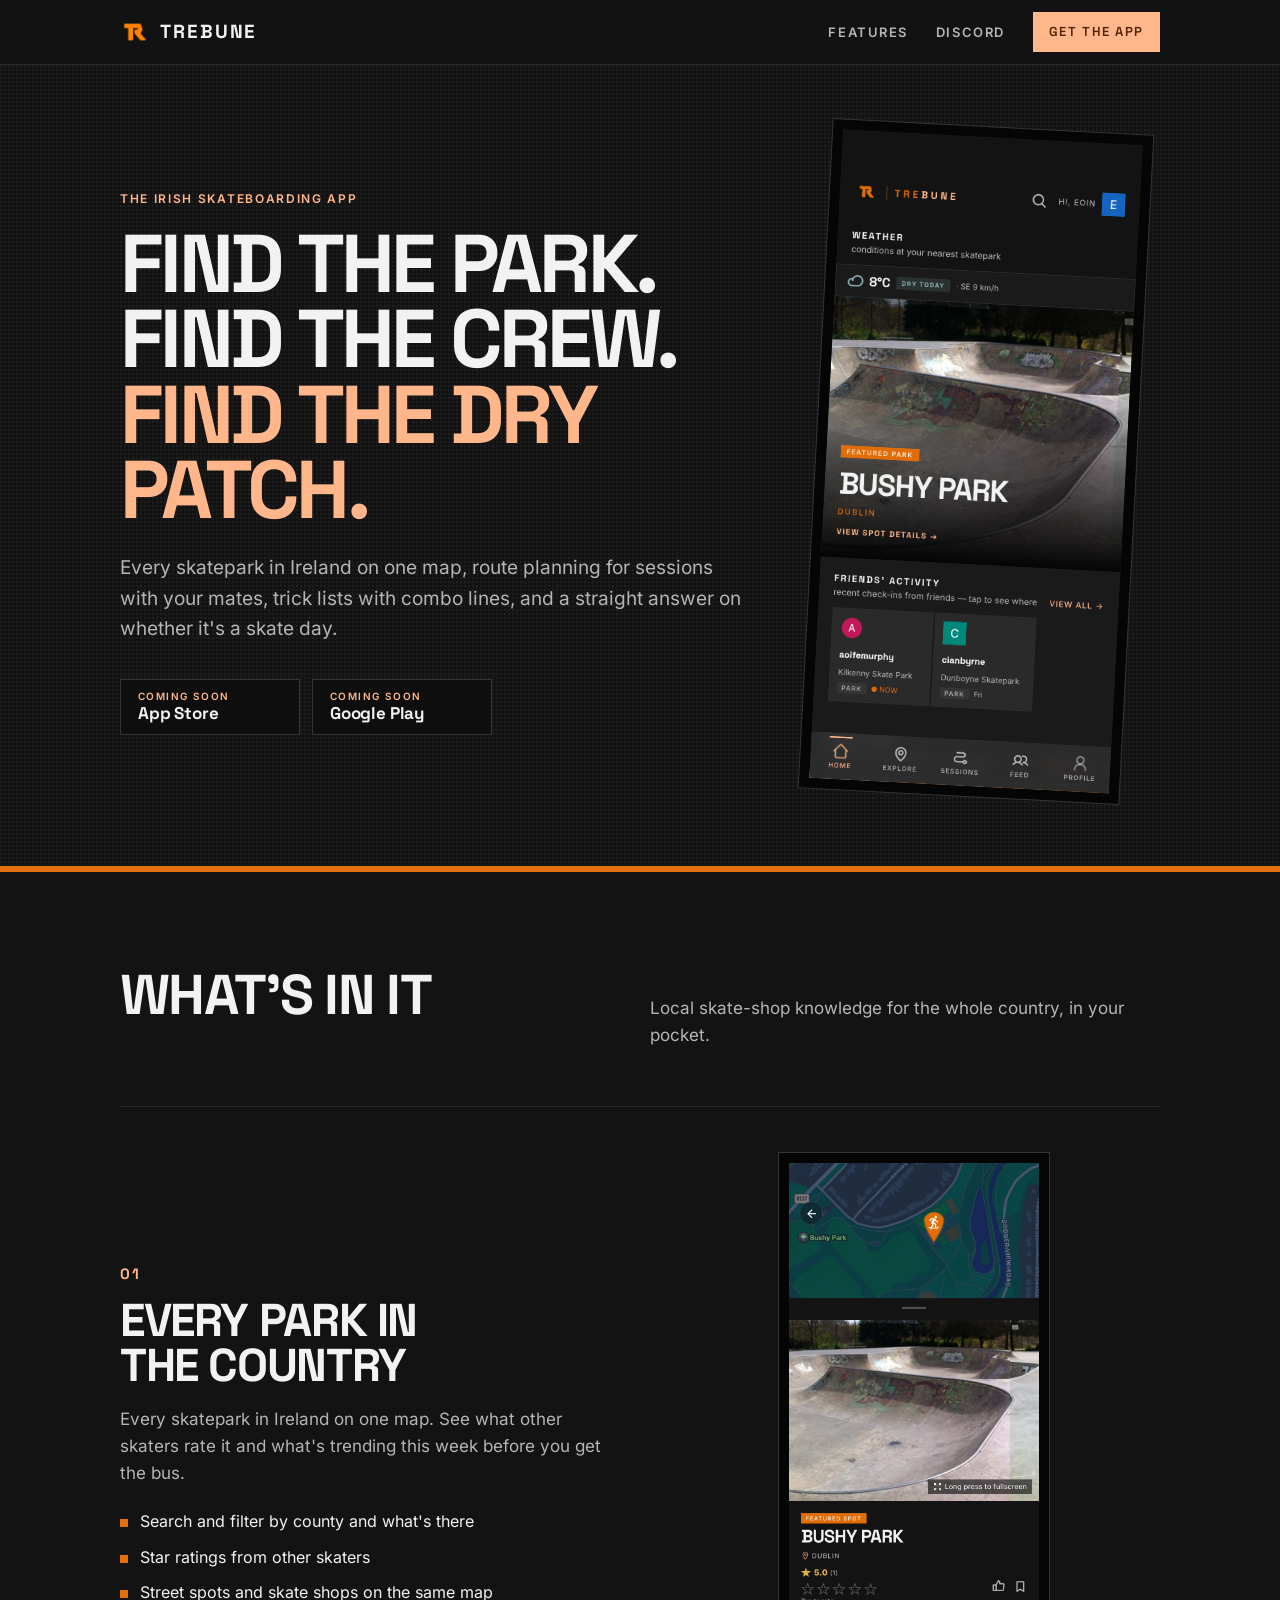
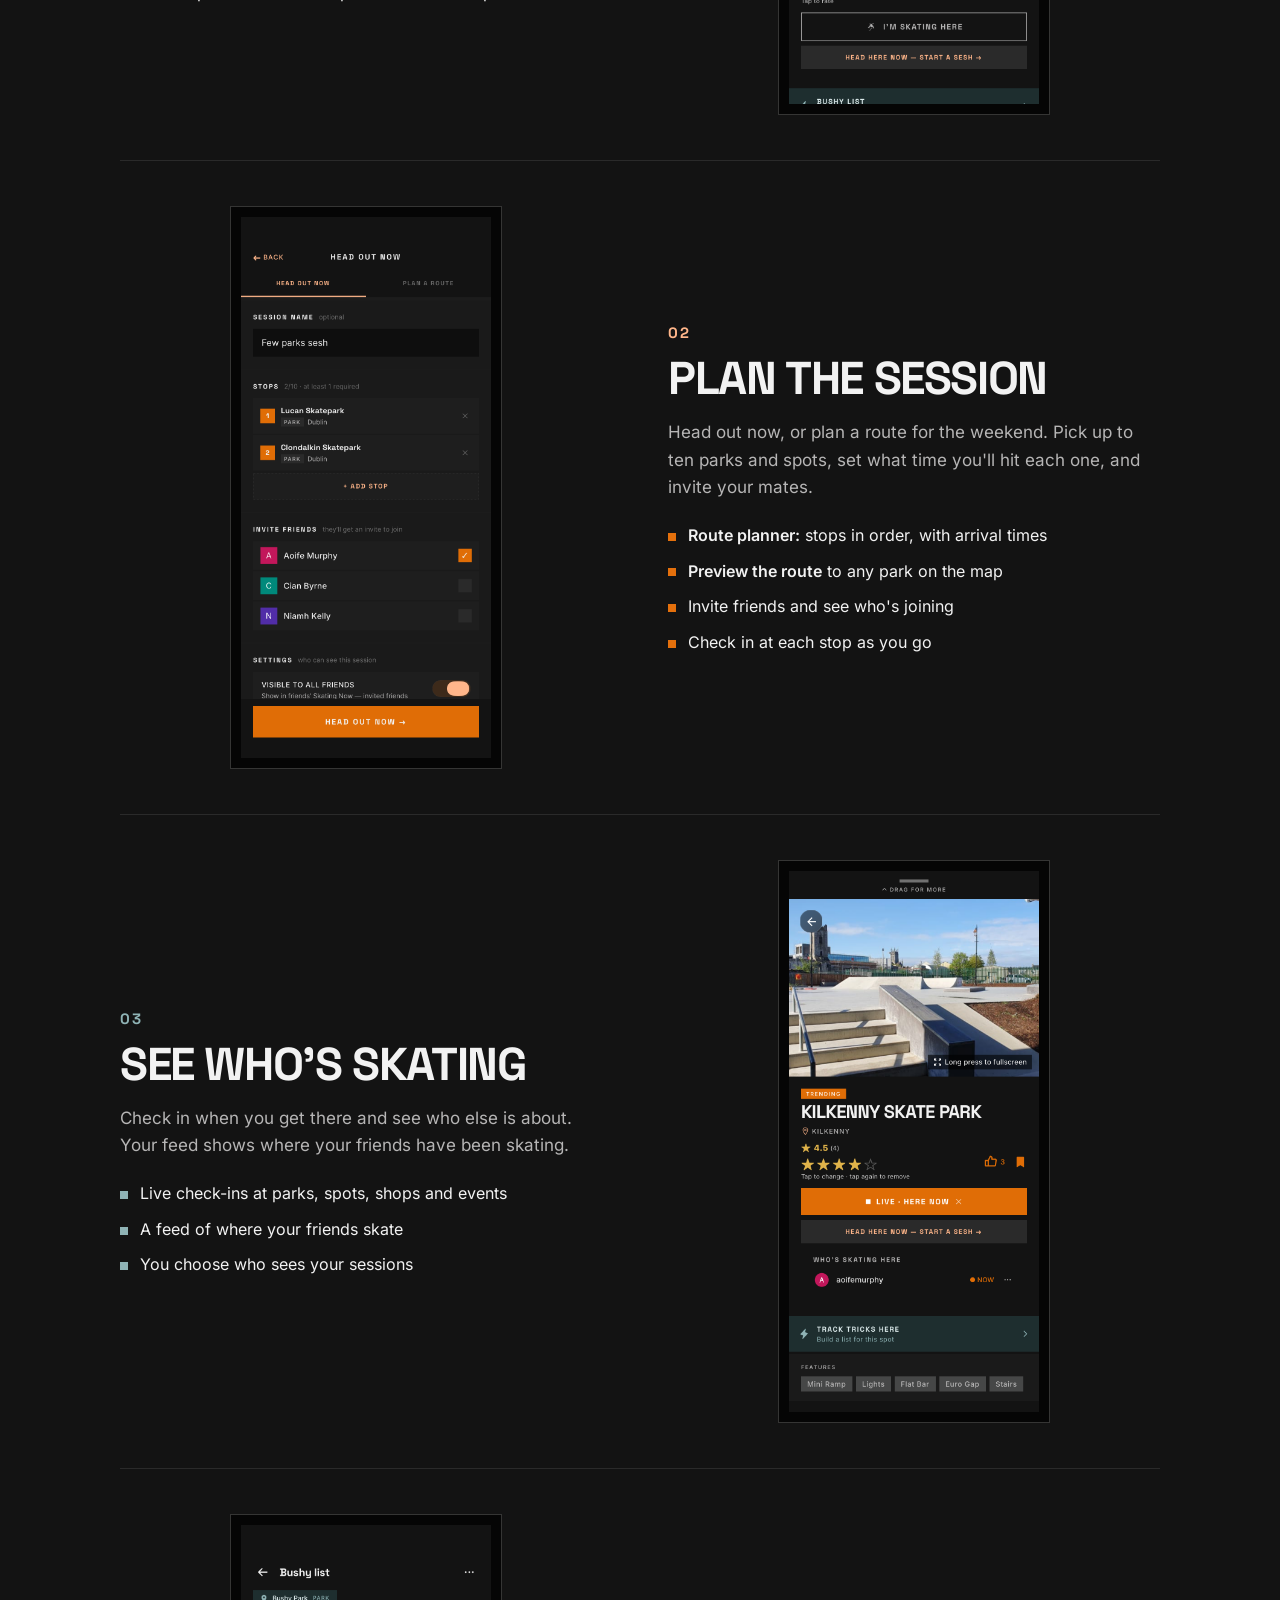
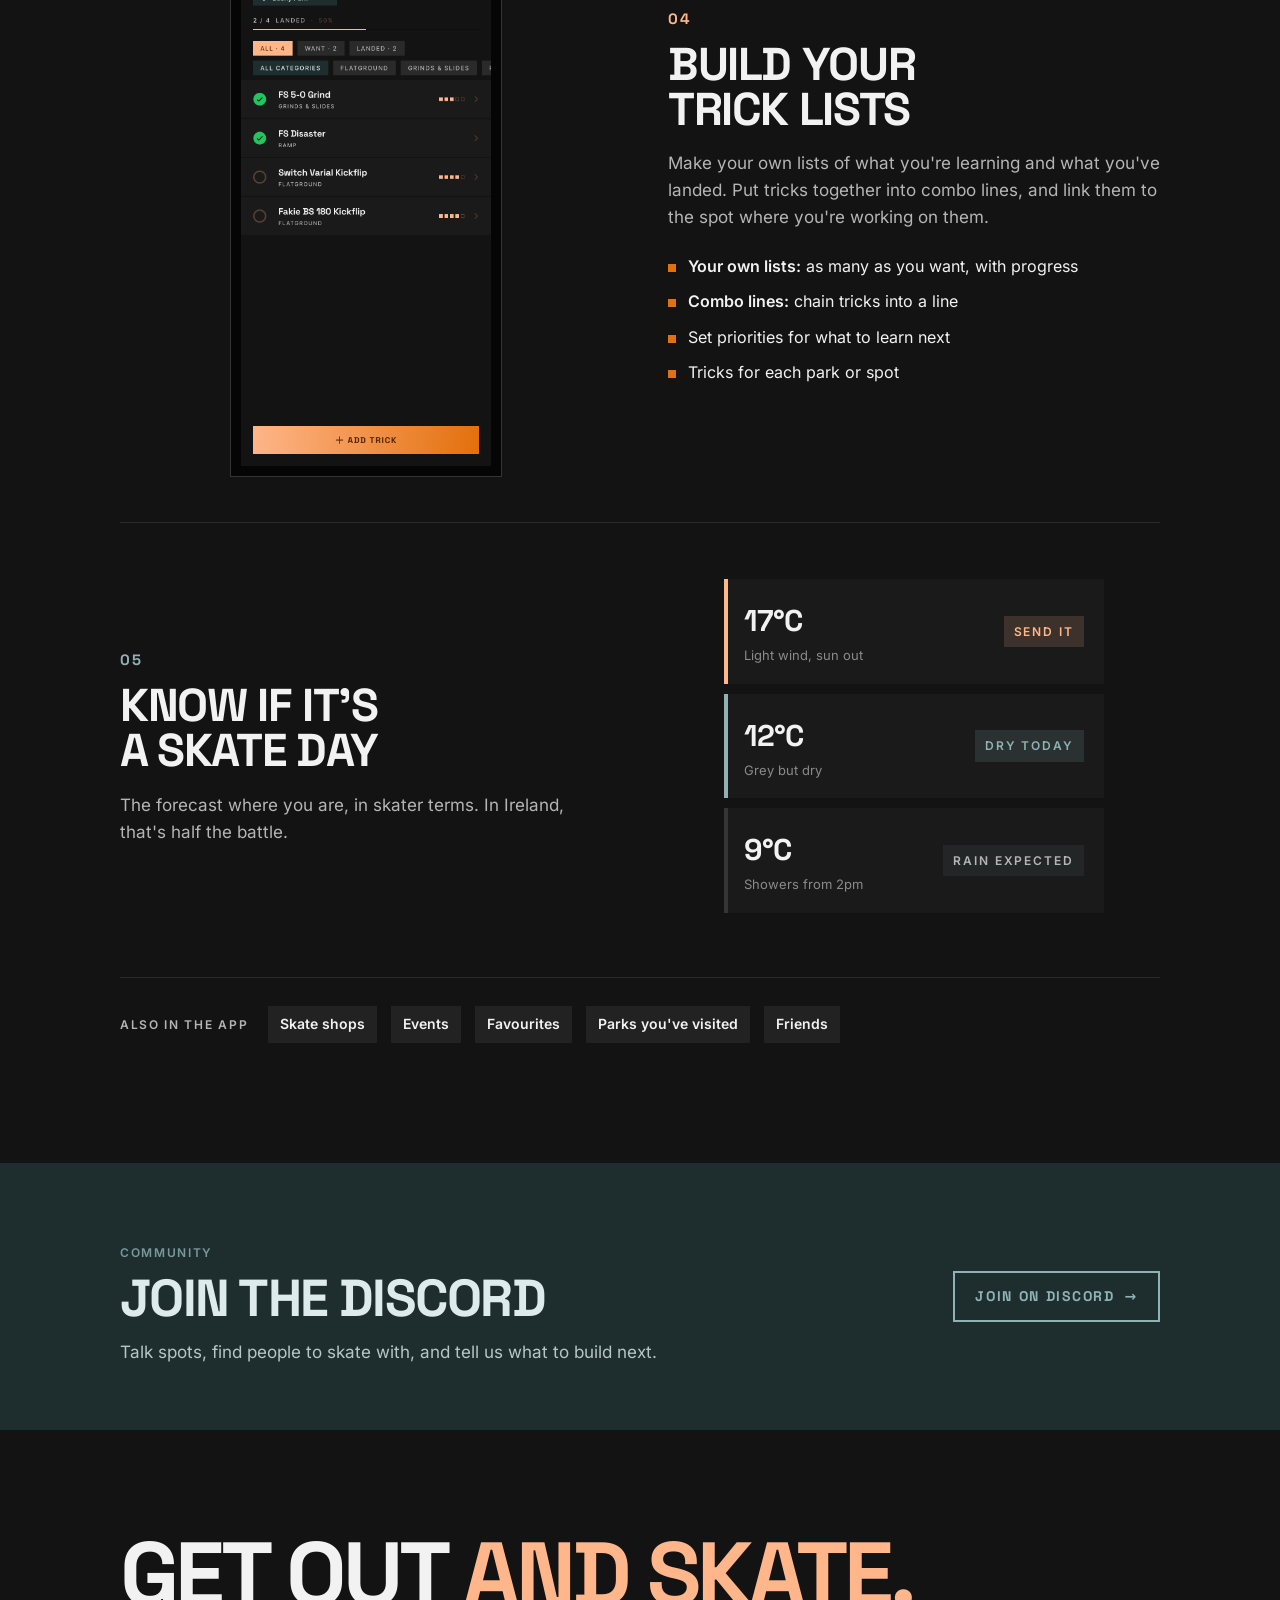
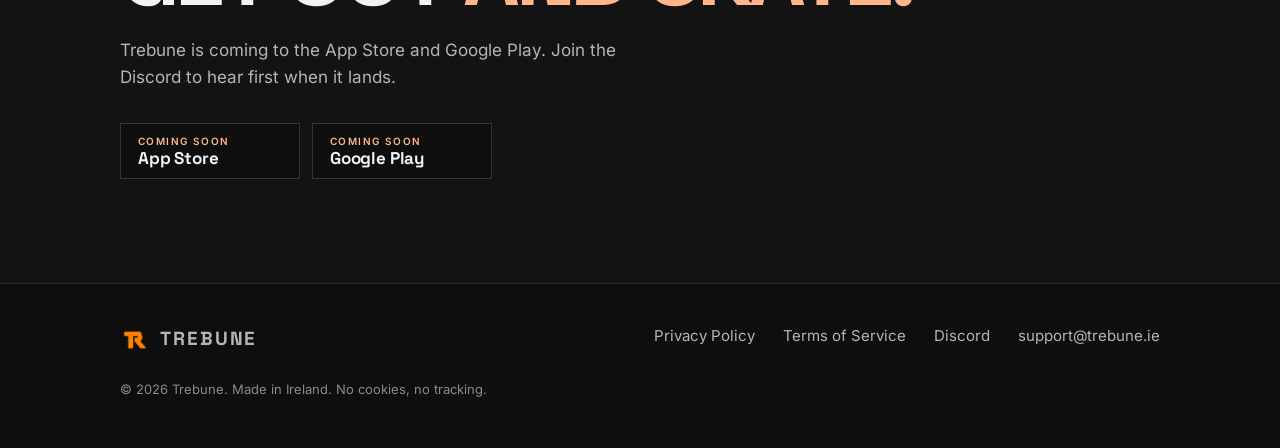
<file: index.html>
<!DOCTYPE html>
<html lang="en-IE">
<head>
<meta charset="utf-8">
<meta name="viewport" content="width=device-width, initial-scale=1">
<title>Trebune: the Irish skateboarding app</title>
<meta name="description" content="Every skatepark in Ireland on one map, street spots, sessions with your mates, trick lists, and a straight answer on whether it's a skate day.">
<meta name="theme-color" content="#131313">
<link rel="canonical" href="https://trebune.ie/">
<link rel="icon" type="image/png" href="logo.png">
<link rel="apple-touch-icon" href="assets/apple-touch-icon.png">
<link rel="preload" href="assets/fonts/space-grotesk-latin.woff2" as="font" type="font/woff2" crossorigin>
<link rel="stylesheet" href="styles.css">
<script src="site.js" defer></script>

<meta property="og:type" content="website">
<meta property="og:site_name" content="Trebune">
<meta property="og:title" content="Trebune: the Irish skateboarding app">
<meta property="og:description" content="Find the park. Find the crew. Find the dry patch.">
<meta property="og:url" content="https://trebune.ie/">
<meta property="og:image" content="https://trebune.ie/assets/og.png">
<meta property="og:image:width" content="1200">
<meta property="og:image:height" content="630">
<meta property="og:locale" content="en_IE">
<meta name="twitter:card" content="summary_large_image">
</head>
<body>

<header class="site-header">
  <div class="wrap">
    <a class="brand" href="./" aria-label="Trebune home">
      <img src="logo.png" alt="" width="30" height="30">
      <span>Trebune</span>
    </a>
    <nav class="nav" aria-label="Main">
      <a href="#features">Features</a>
      <a href="#community">Discord</a>
      <a class="btn btn-sm" href="#get">Get the app</a>
    </nav>
  </div>
</header>

<main>

<section class="hero">
  <div class="wrap">
    <div>
      <p class="label">The Irish skateboarding app</p>
      <h1>Find the park.<br>Find the crew.<br><em>Find the dry patch.</em></h1>
      <p class="lede">Every skatepark in Ireland on one map, route planning for sessions with your mates, trick lists with combo lines, and a straight answer on whether it's a skate day.</p>
      <div class="stores">
        <a class="store" aria-disabled="true"><span><small>Coming soon</small><b>App Store</b></span></a>
        <a class="store" aria-disabled="true"><span><small>Coming soon</small><b>Google Play</b></span></a>
      </div>
    </div>
    <div class="phone tilt">
      <div class="slot" aria-hidden="true"><img class="mark" src="logo.png" alt=""><span class="word">Skate<br>Ireland<br>right.</span></div>
      <img src="assets/screens/home.png" alt="The Trebune home screen" onerror="this.remove()">
    </div>
  </div>
</section>

<section class="features" id="features">
  <div class="wrap">
    <div class="section-head">
      <h2>What's in it</h2>
      <p>Local skate-shop knowledge for the whole country, in your pocket.</p>
    </div>

    <article class="feature">
      <div>
        <span class="num">01</span>
        <h3>Every park in the country</h3>
        <p>Every skatepark in Ireland on one map. See what other skaters rate it and what's trending this week before you get the bus.</p>
        <ul>
          <li>Search and filter by county and what's there</li>
          <li>Star ratings from other skaters</li>
          <li>Street spots and skate shops on the same map</li>
        </ul>
      </div>
      <div class="feature-media">
        <div class="phone">
          <div class="slot" aria-hidden="true"><span class="num">01</span><span class="word">Every<br>park</span></div>
          <img src="assets/screens/parks.png" alt="A skatepark on the Trebune map" loading="lazy" onerror="this.remove()">
        </div>
      </div>
    </article>

    <article class="feature">
      <div>
        <span class="num">02</span>
        <h3>Plan the session</h3>
        <p>Head out now, or plan a route for the weekend. Pick up to ten parks and spots, set what time you'll hit each one, and invite your mates.</p>
        <ul>
          <li><strong>Route planner:</strong> stops in order, with arrival times</li>
          <li><strong>Preview the route</strong> to any park on the map</li>
          <li>Invite friends and see who's joining</li>
          <li>Check in at each stop as you go</li>
        </ul>
      </div>
      <div class="feature-media">
        <div class="phone">
          <div class="slot" aria-hidden="true"><span class="num">02</span><span class="word">Plan<br>the sesh</span></div>
          <img src="assets/screens/session.png" alt="Planning a session in Trebune" loading="lazy" onerror="this.remove()">
        </div>
      </div>
    </article>

    <article class="feature social">
      <div>
        <span class="num">03</span>
        <h3>See who's skating</h3>
        <p>Check in when you get there and see who else is about. Your feed shows where your friends have been skating.</p>
        <ul>
          <li>Live check-ins at parks, spots, shops and events</li>
          <li>A feed of where your friends skate</li>
          <li>You choose who sees your sessions</li>
        </ul>
      </div>
      <div class="feature-media">
        <div class="phone">
          <div class="slot" aria-hidden="true"><span class="num">03</span><span class="word">Who's<br>here</span></div>
          <img src="assets/screens/skating.png" alt="Who's skating at a park in Trebune" loading="lazy" onerror="this.remove()">
        </div>
      </div>
    </article>

    <article class="feature">
      <div>
        <span class="num">04</span>
        <h3>Build your trick lists</h3>
        <p>Make your own lists of what you're learning and what you've landed. Put tricks together into combo lines, and link them to the spot where you're working on them.</p>
        <ul>
          <li><strong>Your own lists:</strong> as many as you want, with progress</li>
          <li><strong>Combo lines:</strong> chain tricks into a line</li>
          <li>Set priorities for what to learn next</li>
          <li>Tricks for each park or spot</li>
        </ul>
      </div>
      <div class="feature-media">
        <div class="phone">
          <div class="slot" aria-hidden="true"><span class="num">04</span><span class="word">Land<br>it</span></div>
          <img src="assets/screens/tricks.png" alt="A trick list in Trebune" loading="lazy" onerror="this.remove()">
        </div>
      </div>
    </article>

    <article class="feature social">
      <div>
        <span class="num">05</span>
        <h3>Know if it's a skate day</h3>
        <p>The forecast where you are, in skater terms. In Ireland, that's half the battle.</p>
      </div>
      <div class="feature-media">
        <div class="weather" aria-label="The three weather states the app shows">
          <div class="wx send"><div><div class="temp">17°C</div><div class="where">Light wind, sun out</div></div><span class="chip">SEND IT</span></div>
          <div class="wx dry"><div><div class="temp">12°C</div><div class="where">Grey but dry</div></div><span class="chip">DRY TODAY</span></div>
          <div class="wx rain"><div><div class="temp">9°C</div><div class="where">Showers from 2pm</div></div><span class="chip">RAIN EXPECTED</span></div>
        </div>
      </div>
    </article>

    <div class="also">
      <span class="label">Also in the app</span>
      <span class="tag">Skate shops</span>
      <span class="tag">Events</span>
      <span class="tag">Favourites</span>
      <span class="tag">Parks you've visited</span>
      <span class="tag">Friends</span>
    </div>
  </div>
</section>

<section class="community" id="community">
  <div class="wrap">
    <div>
      <p class="label">Community</p>
      <h2>Join the Discord</h2>
      <p>Talk spots, find people to skate with, and tell us what to build next.</p>
    </div>
    <div class="actions">
      <a class="btn btn-atlantic" href="https://discord.gg/uGkWzAYa5p" target="_blank" rel="noopener">Join on Discord <span class="arrow" aria-hidden="true">→</span></a>
    </div>
  </div>
</section>

<section class="cta" id="get">
  <div class="wrap">
    <h2>Get out <em>and skate.</em></h2>
    <p>Trebune is coming to the App Store and Google Play. Join the Discord to hear first when it lands.</p>
    <div class="stores">
      <a class="store" aria-disabled="true"><span><small>Coming soon</small><b>App Store</b></span></a>
      <a class="store" aria-disabled="true"><span><small>Coming soon</small><b>Google Play</b></span></a>
    </div>
  </div>
</section>

</main>

<footer class="site-footer">
  <div class="wrap">
    <a class="brand" href="./"><img src="logo.png" alt="" width="30" height="30"><span>Trebune</span></a>
    <nav aria-label="Footer">
      <a href="privacy.html">Privacy Policy</a>
      <a href="terms.html">Terms of Service</a>
      <a href="https://discord.gg/uGkWzAYa5p" target="_blank" rel="noopener">Discord</a>
      <a href="mailto:support@trebune.ie">support@trebune.ie</a>
    </nav>
    <p class="fine">© 2026 Trebune. Made in Ireland. No cookies, no tracking.</p>
  </div>
</footer>

</body>
</html>
</file>
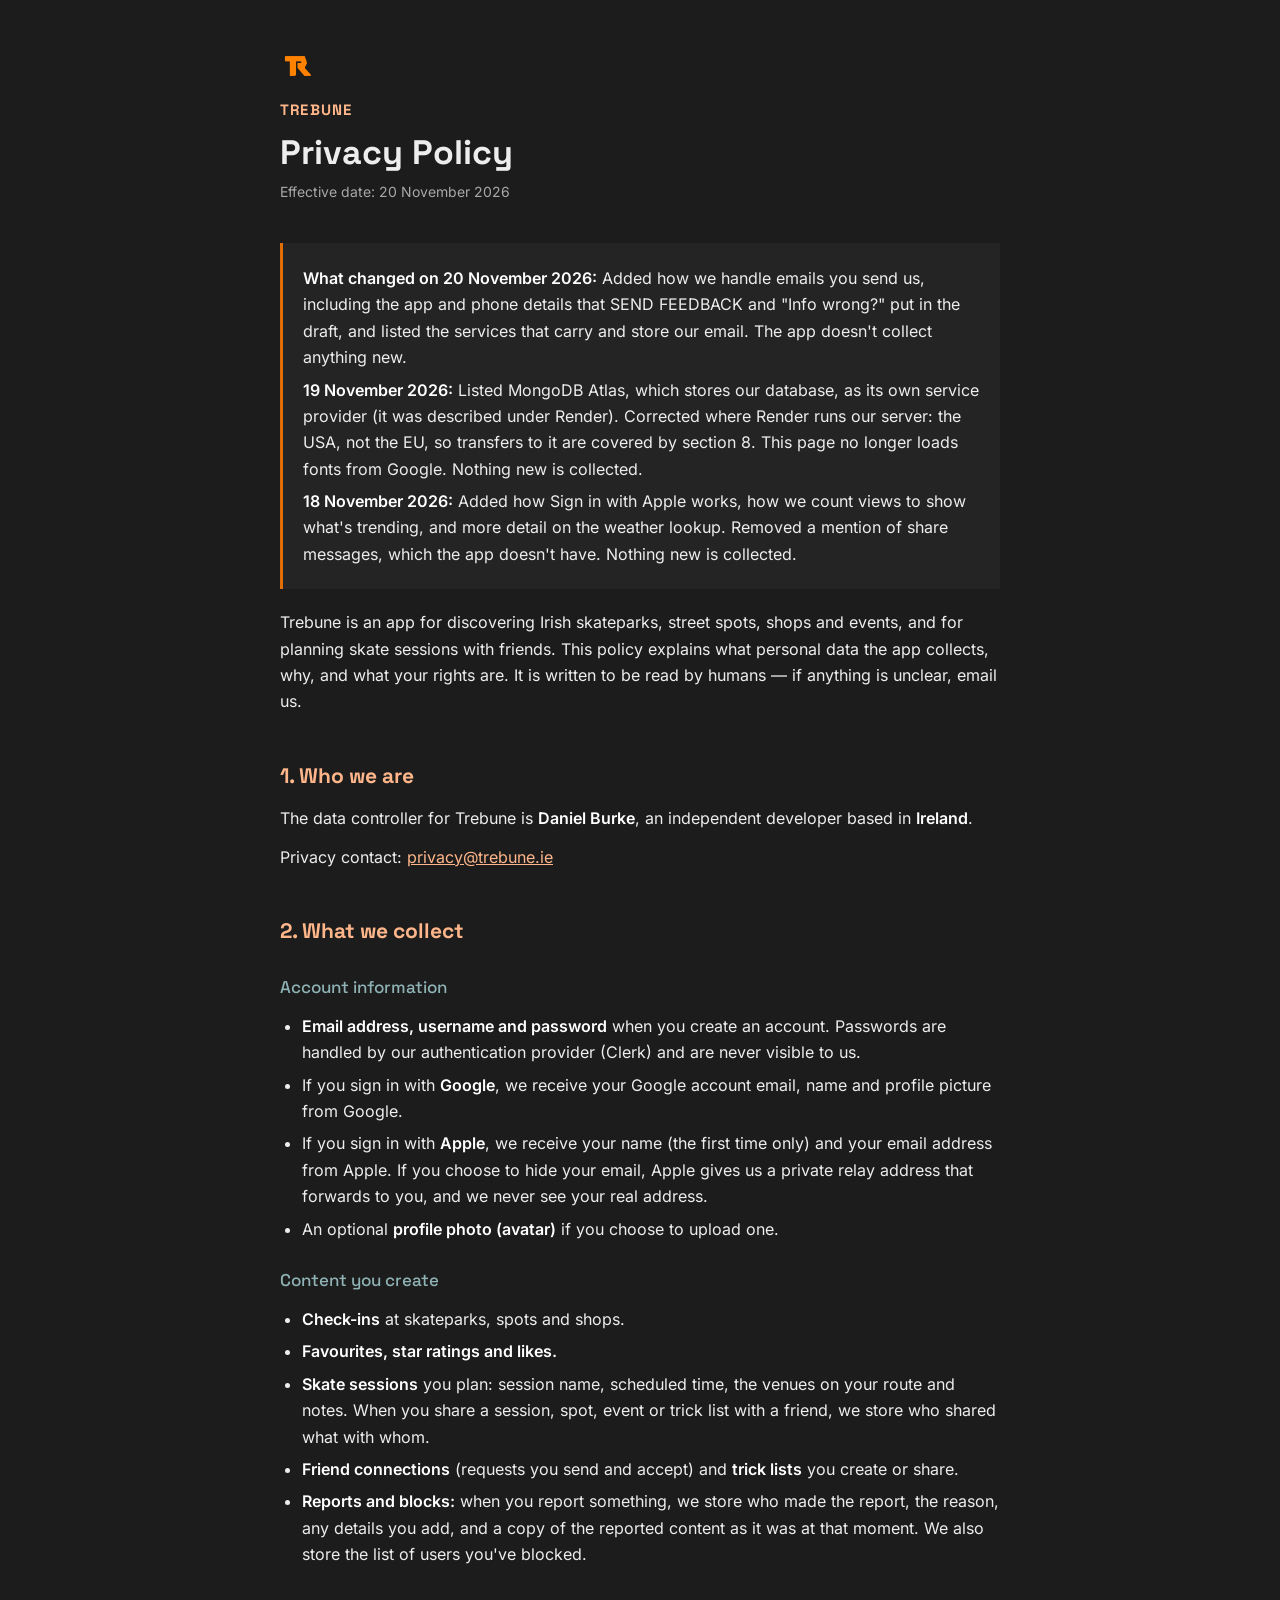
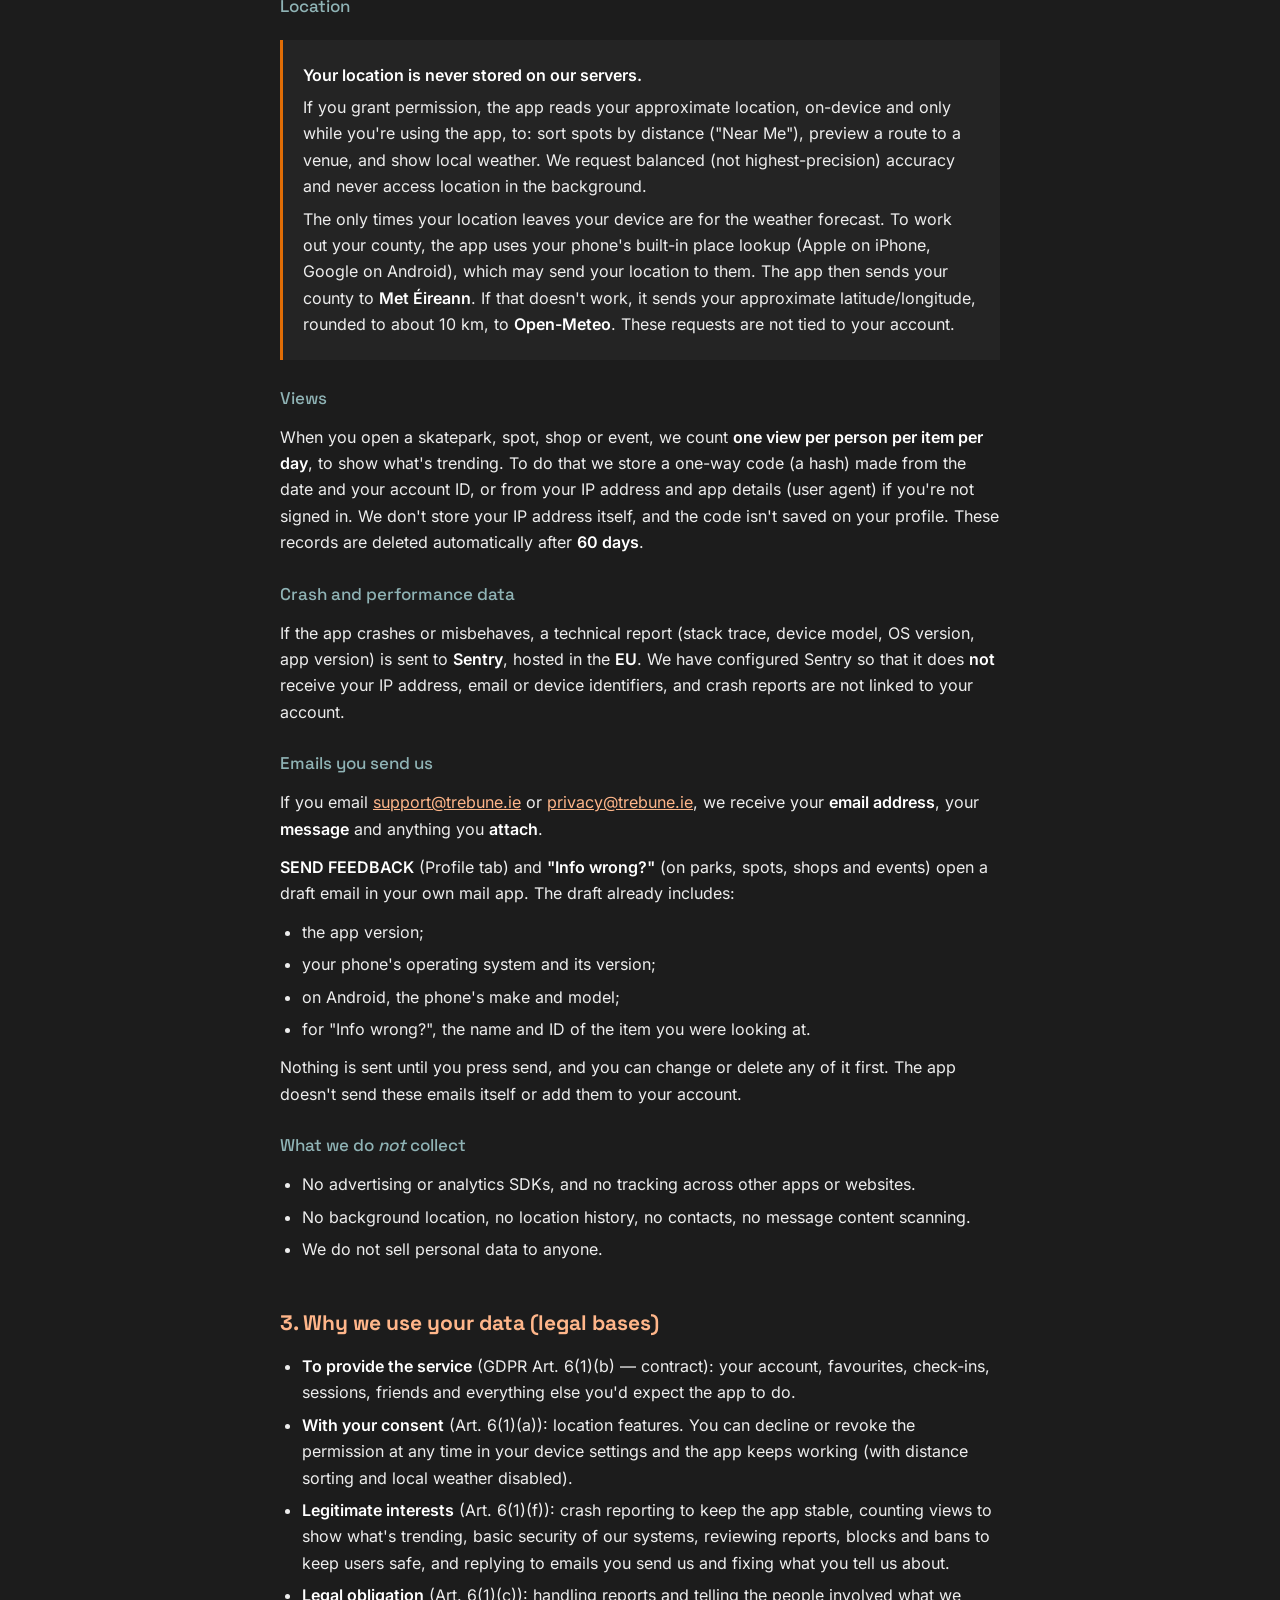
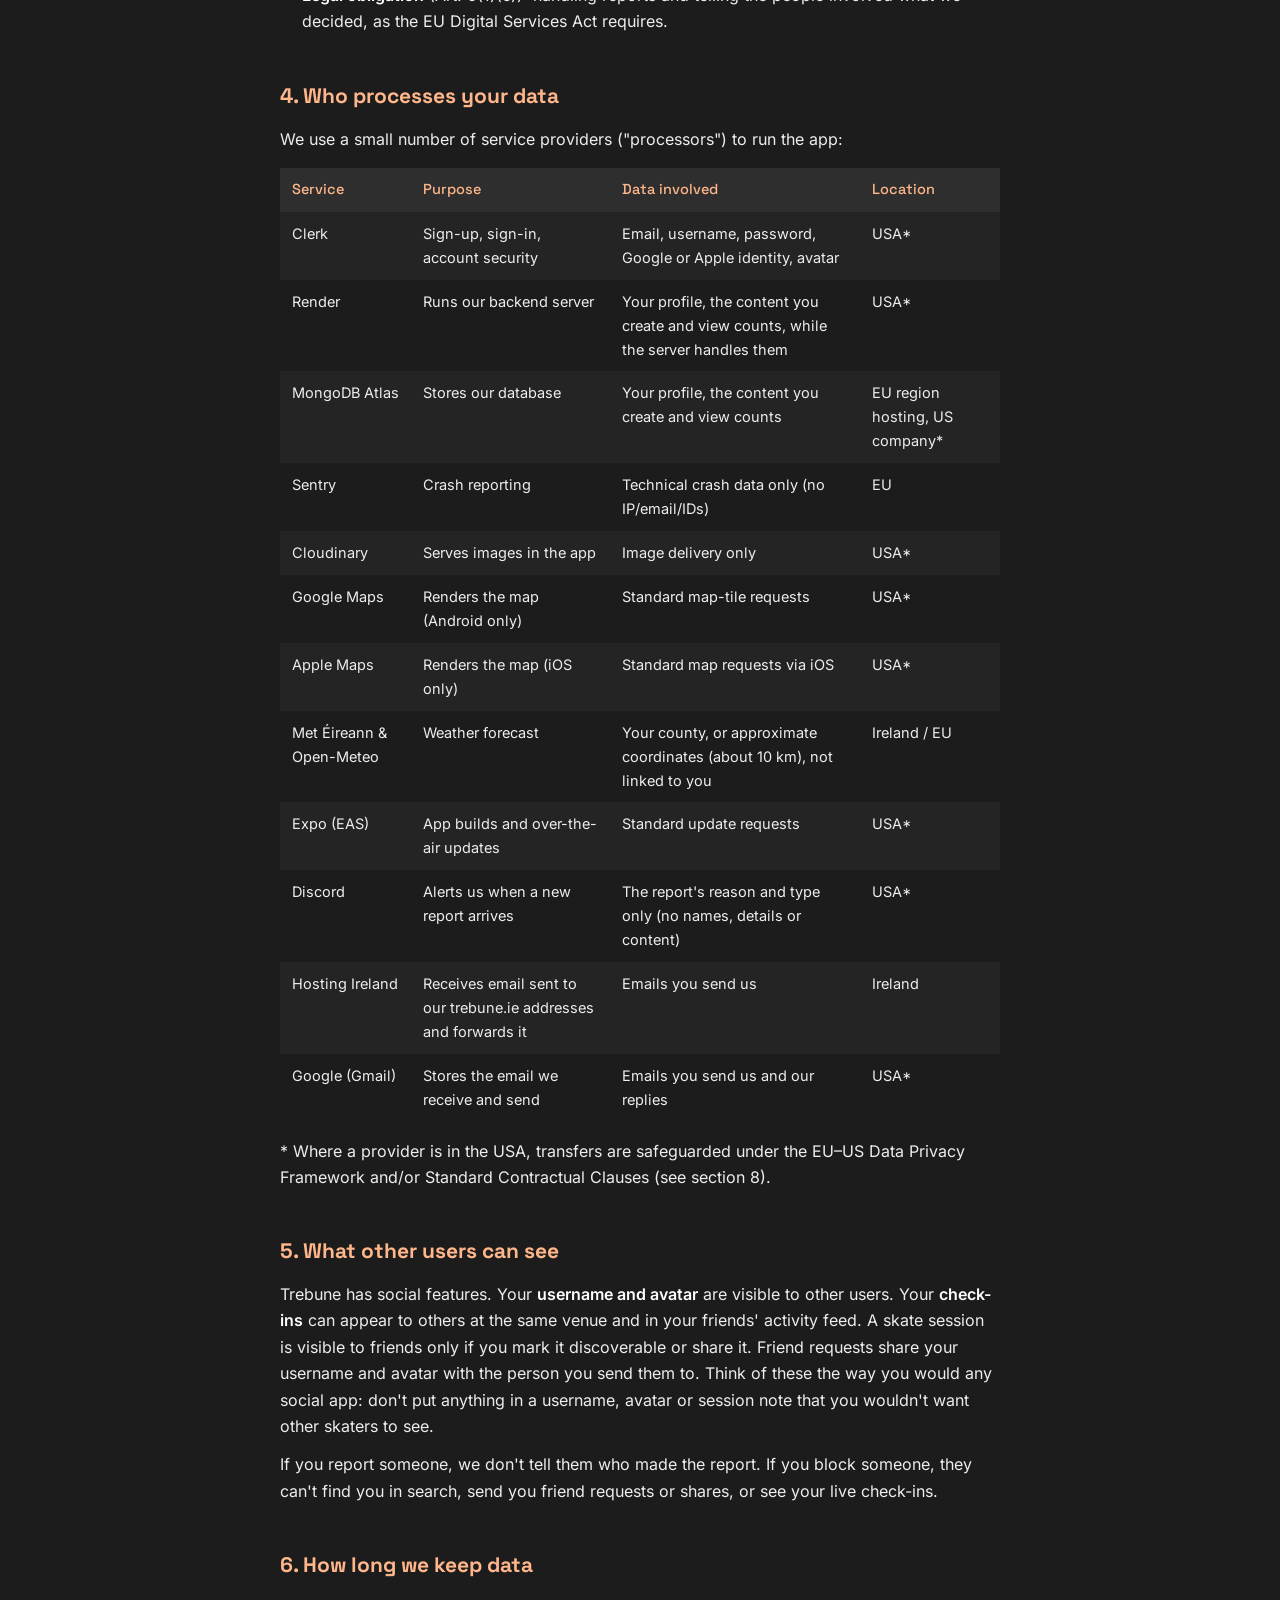
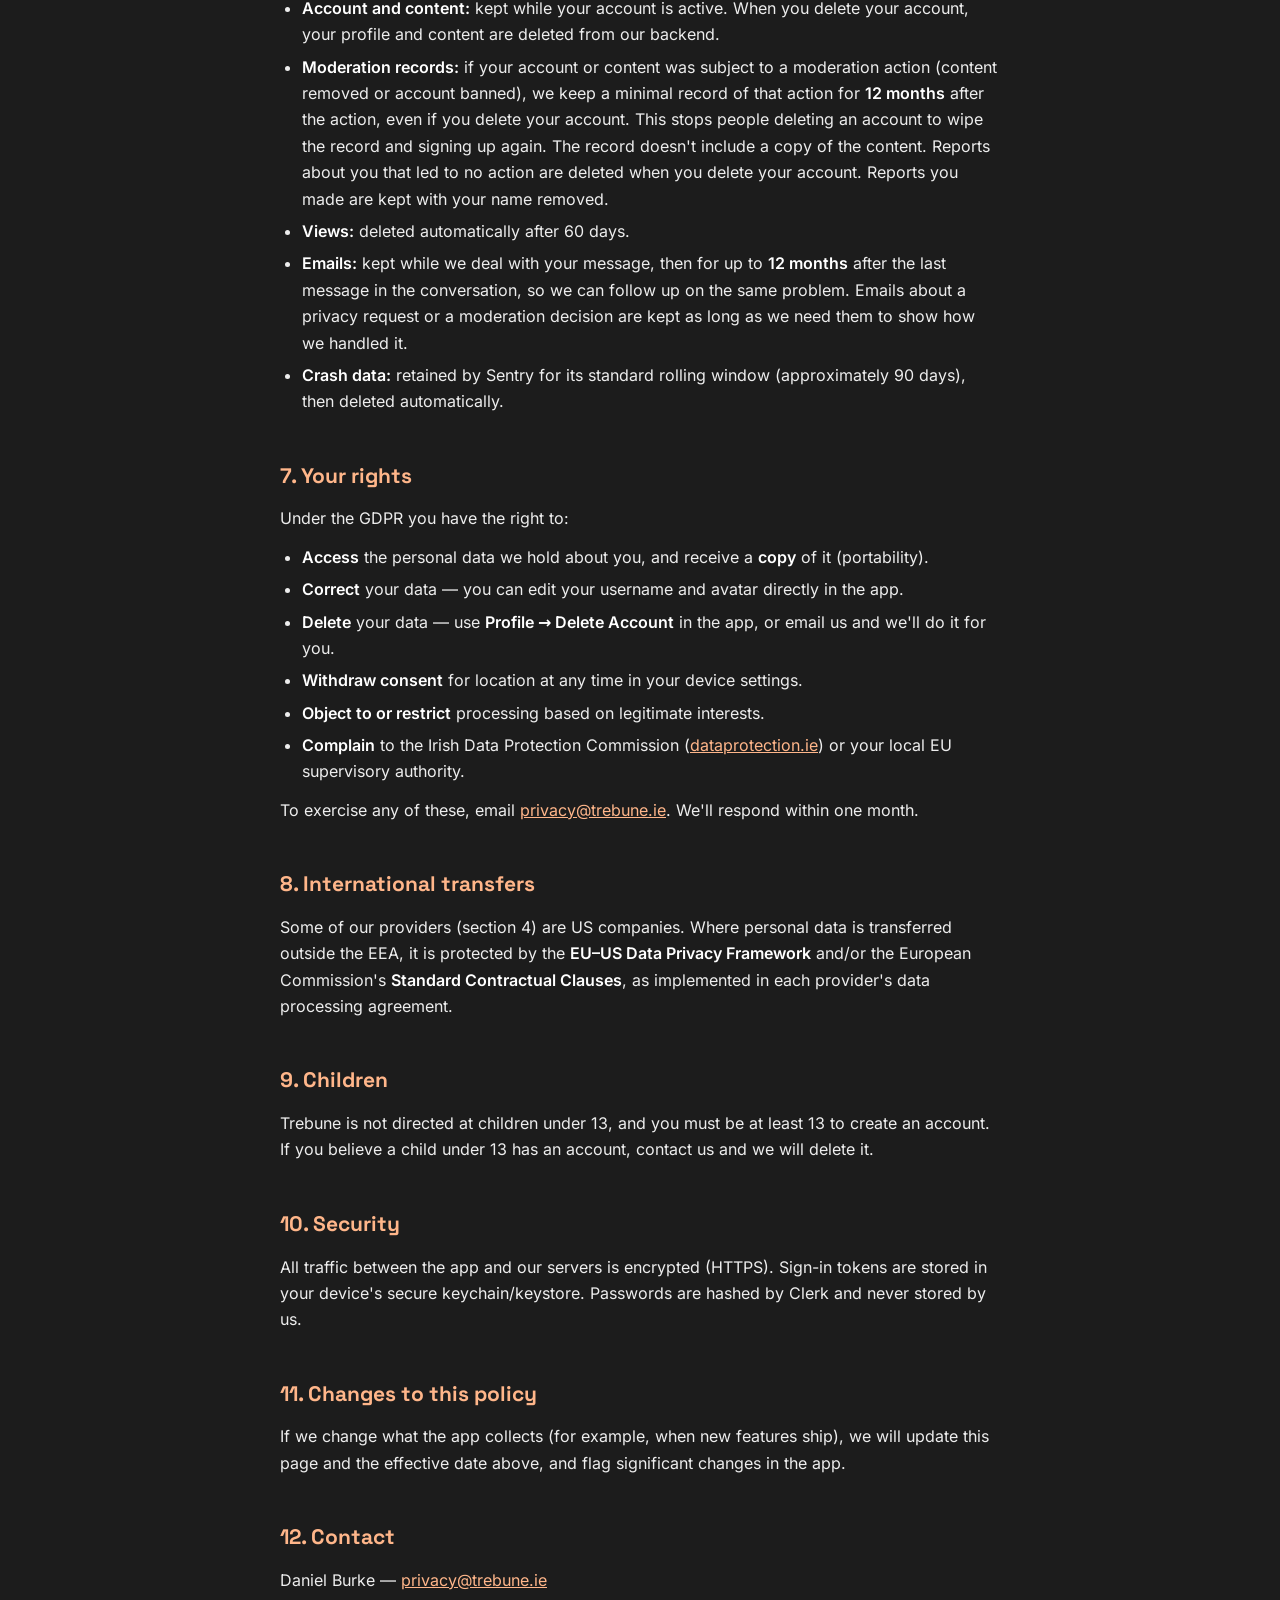
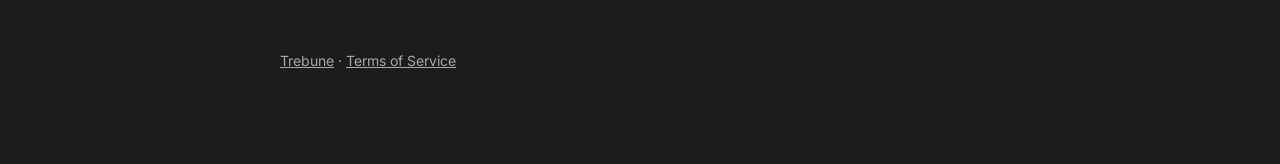
<file: privacy.html>
<!DOCTYPE html>
<html lang="en">
<head>
<meta charset="utf-8">
<meta name="viewport" content="width=device-width, initial-scale=1">
<title>Privacy Policy — Trebune</title>
<meta name="description" content="Privacy Policy for the Trebune app.">
<link rel="icon" type="image/png" href="logo.png">
<style>
  /* Self-hosted fonts: no requests to other servers. */
  @font-face{font-family:'Space Grotesk';src:url('assets/fonts/space-grotesk-latin.woff2') format('woff2');font-weight:300 700;font-display:swap;}
  @font-face{font-family:'Inter';src:url('assets/fonts/inter-latin.woff2') format('woff2');font-weight:100 900;font-display:swap;}
  :root{
    --bg:#1C1C1C; --surface:#242424; --surface-high:#2E2E2E;
    --text:#EDEDED; --muted:#A8A8A8;
    --primary:#ffb68a; --accent:#E06D06; --teal:#8FB3B5;
  }
  *{margin:0;padding:0;box-sizing:border-box;border-radius:0 !important;}
  body{background:var(--bg);color:var(--text);font-family:Inter,system-ui,sans-serif;line-height:1.65;font-size:16px;}
  .wrap{max-width:760px;margin:0 auto;padding:48px 20px 80px;}
  header{margin-bottom:40px;}
  .logo{width:36px;height:36px;display:block;margin-bottom:14px;}
  .brand{font-family:'Space Grotesk',sans-serif;font-weight:700;color:var(--primary);font-size:15px;letter-spacing:.08em;text-transform:uppercase;}
  .brand a{color:var(--primary);text-decoration:none;}
  h1{font-family:'Space Grotesk',sans-serif;font-weight:700;font-size:34px;line-height:1.15;margin-top:10px;}
  .effective{color:var(--muted);margin-top:8px;font-size:14px;}
  h2{font-family:'Space Grotesk',sans-serif;font-weight:700;font-size:21px;color:var(--primary);margin:44px 0 12px;}
  h3{font-family:'Space Grotesk',sans-serif;font-weight:500;font-size:17px;color:var(--teal);margin:24px 0 8px;}
  p{margin:12px 0;}
  ul{margin:12px 0 12px 22px;}
  li{margin:6px 0;}
  strong{font-weight:600;color:#fff;}
  a{color:var(--primary);}
  .callout{background:var(--surface);padding:16px 20px;margin:20px 0;border-left:3px solid var(--accent);}
  .callout p{margin:6px 0;}
  .tablebox{overflow-x:auto;margin:16px 0;}
  table{border-collapse:collapse;width:100%;min-width:560px;font-size:14.5px;}
  th{font-family:'Space Grotesk',sans-serif;text-align:left;background:var(--surface-high);padding:10px 12px;color:var(--primary);font-weight:500;}
  td{padding:10px 12px;vertical-align:top;}
  tr:nth-child(even) td{background:var(--surface);}
  footer{margin-top:56px;color:var(--muted);font-size:14px;}
  footer a{color:var(--muted);}
</style>
</head>
<body>
<div class="wrap">
<header>
  <img class="logo" src="logo.png" alt="Trebune logo">
  <div class="brand"><a href="index.html">Trebune</a></div>
  <h1>Privacy Policy</h1>
  <p class="effective">Effective date: 20 November 2026</p>
</header>

<div class="callout">
  <p><strong>What changed on 20 November 2026:</strong> Added how we handle emails you send us, including the app and phone details that SEND FEEDBACK and "Info wrong?" put in the draft, and listed the services that carry and store our email. The app doesn't collect anything new.</p>
  <p><strong>19 November 2026:</strong> Listed MongoDB Atlas, which stores our database, as its own service provider (it was described under Render). Corrected where Render runs our server: the USA, not the EU, so transfers to it are covered by section 8. This page no longer loads fonts from Google. Nothing new is collected.</p>
  <p><strong>18 November 2026:</strong> Added how Sign in with Apple works, how we count views to show what's trending, and more detail on the weather lookup. Removed a mention of share messages, which the app doesn't have. Nothing new is collected.</p>
</div>

<p>Trebune is an app for discovering Irish skateparks, street spots, shops and events, and for planning skate sessions with friends. This policy explains what personal data the app collects, why, and what your rights are. It is written to be read by humans — if anything is unclear, email us.</p>

<h2>1. Who we are</h2>
<p>The data controller for Trebune is <strong>Daniel Burke</strong>, an independent developer based in <strong>Ireland</strong>.</p>
<p>Privacy contact: <a href="mailto:privacy@trebune.ie">privacy@trebune.ie</a></p>

<h2>2. What we collect</h2>

<h3>Account information</h3>
<ul>
  <li><strong>Email address, username and password</strong> when you create an account. Passwords are handled by our authentication provider (Clerk) and are never visible to us.</li>
  <li>If you sign in with <strong>Google</strong>, we receive your Google account email, name and profile picture from Google.</li>
  <li>If you sign in with <strong>Apple</strong>, we receive your name (the first time only) and your email address from Apple. If you choose to hide your email, Apple gives us a private relay address that forwards to you, and we never see your real address.</li>
  <li>An optional <strong>profile photo (avatar)</strong> if you choose to upload one.</li>
</ul>

<h3>Content you create</h3>
<ul>
  <li><strong>Check-ins</strong> at skateparks, spots and shops.</li>
  <li><strong>Favourites, star ratings and likes.</strong></li>
  <li><strong>Skate sessions</strong> you plan: session name, scheduled time, the venues on your route and notes. When you share a session, spot, event or trick list with a friend, we store who shared what with whom.</li>
  <li><strong>Friend connections</strong> (requests you send and accept) and <strong>trick lists</strong> you create or share.</li>
  <li><strong>Reports and blocks:</strong> when you report something, we store who made the report, the reason, any details you add, and a copy of the reported content as it was at that moment. We also store the list of users you've blocked.</li>
</ul>

<h3>Location</h3>
<div class="callout">
  <p><strong>Your location is never stored on our servers.</strong></p>
  <p>If you grant permission, the app reads your approximate location, on-device and only while you're using the app, to: sort spots by distance ("Near Me"), preview a route to a venue, and show local weather. We request balanced (not highest-precision) accuracy and never access location in the background.</p>
  <p>The only times your location leaves your device are for the weather forecast. To work out your county, the app uses your phone's built-in place lookup (Apple on iPhone, Google on Android), which may send your location to them. The app then sends your county to <strong>Met Éireann</strong>. If that doesn't work, it sends your approximate latitude/longitude, rounded to about 10 km, to <strong>Open-Meteo</strong>. These requests are not tied to your account.</p>
</div>

<h3>Views</h3>
<p>When you open a skatepark, spot, shop or event, we count <strong>one view per person per item per day</strong>, to show what's trending. To do that we store a one-way code (a hash) made from the date and your account ID, or from your IP address and app details (user agent) if you're not signed in. We don't store your IP address itself, and the code isn't saved on your profile. These records are deleted automatically after <strong>60 days</strong>.</p>

<h3>Crash and performance data</h3>
<p>If the app crashes or misbehaves, a technical report (stack trace, device model, OS version, app version) is sent to <strong>Sentry</strong>, hosted in the <strong>EU</strong>. We have configured Sentry so that it does <strong>not</strong> receive your IP address, email or device identifiers, and crash reports are not linked to your account.</p>

<h3>Emails you send us</h3>
<p>If you email <a href="mailto:support@trebune.ie">support@trebune.ie</a> or <a href="mailto:privacy@trebune.ie">privacy@trebune.ie</a>, we receive your <strong>email address</strong>, your <strong>message</strong> and anything you <strong>attach</strong>.</p>
<p><strong>SEND FEEDBACK</strong> (Profile tab) and <strong>"Info wrong?"</strong> (on parks, spots, shops and events) open a draft email in your own mail app. The draft already includes:</p>
<ul>
  <li>the app version;</li>
  <li>your phone's operating system and its version;</li>
  <li>on Android, the phone's make and model;</li>
  <li>for "Info wrong?", the name and ID of the item you were looking at.</li>
</ul>
<p>Nothing is sent until you press send, and you can change or delete any of it first. The app doesn't send these emails itself or add them to your account.</p>

<h3>What we do <em>not</em> collect</h3>
<ul>
  <li>No advertising or analytics SDKs, and no tracking across other apps or websites.</li>
  <li>No background location, no location history, no contacts, no message content scanning.</li>
  <li>We do not sell personal data to anyone.</li>
</ul>

<h2>3. Why we use your data (legal bases)</h2>
<ul>
  <li><strong>To provide the service</strong> (GDPR Art. 6(1)(b) — contract): your account, favourites, check-ins, sessions, friends and everything else you'd expect the app to do.</li>
  <li><strong>With your consent</strong> (Art. 6(1)(a)): location features. You can decline or revoke the permission at any time in your device settings and the app keeps working (with distance sorting and local weather disabled).</li>
  <li><strong>Legitimate interests</strong> (Art. 6(1)(f)): crash reporting to keep the app stable, counting views to show what's trending, basic security of our systems, reviewing reports, blocks and bans to keep users safe, and replying to emails you send us and fixing what you tell us about.</li>
  <li><strong>Legal obligation</strong> (Art. 6(1)(c)): handling reports and telling the people involved what we decided, as the EU Digital Services Act requires.</li>
</ul>

<h2>4. Who processes your data</h2>
<p>We use a small number of service providers ("processors") to run the app:</p>
<div class="tablebox">
<table>
  <tr><th>Service</th><th>Purpose</th><th>Data involved</th><th>Location</th></tr>
  <tr><td>Clerk</td><td>Sign-up, sign-in, account security</td><td>Email, username, password, Google or Apple identity, avatar</td><td>USA*</td></tr>
  <tr><td>Render</td><td>Runs our backend server</td><td>Your profile, the content you create and view counts, while the server handles them</td><td>USA*</td></tr>
  <tr><td>MongoDB Atlas</td><td>Stores our database</td><td>Your profile, the content you create and view counts</td><td>EU region hosting, US company*</td></tr>
  <tr><td>Sentry</td><td>Crash reporting</td><td>Technical crash data only (no IP/email/IDs)</td><td>EU</td></tr>
  <tr><td>Cloudinary</td><td>Serves images in the app</td><td>Image delivery only</td><td>USA*</td></tr>
  <tr><td>Google Maps</td><td>Renders the map (Android only)</td><td>Standard map-tile requests</td><td>USA*</td></tr>
  <tr><td>Apple Maps</td><td>Renders the map (iOS only)</td><td>Standard map requests via iOS</td><td>USA*</td></tr>
  <tr><td>Met Éireann &amp; Open-Meteo</td><td>Weather forecast</td><td>Your county, or approximate coordinates (about 10 km), not linked to you</td><td>Ireland / EU</td></tr>
  <tr><td>Expo (EAS)</td><td>App builds and over-the-air updates</td><td>Standard update requests</td><td>USA*</td></tr>
  <tr><td>Discord</td><td>Alerts us when a new report arrives</td><td>The report's reason and type only (no names, details or content)</td><td>USA*</td></tr>
  <tr><td>Hosting Ireland</td><td>Receives email sent to our trebune.ie addresses and forwards it</td><td>Emails you send us</td><td>Ireland</td></tr>
  <tr><td>Google (Gmail)</td><td>Stores the email we receive and send</td><td>Emails you send us and our replies</td><td>USA*</td></tr>
</table>
</div>
<p>* Where a provider is in the USA, transfers are safeguarded under the EU–US Data Privacy Framework and/or Standard Contractual Clauses (see section 8).</p>

<h2>5. What other users can see</h2>
<p>Trebune has social features. Your <strong>username and avatar</strong> are visible to other users. Your <strong>check-ins</strong> can appear to others at the same venue and in your friends' activity feed. A skate session is visible to friends only if you mark it discoverable or share it. Friend requests share your username and avatar with the person you send them to. Think of these the way you would any social app: don't put anything in a username, avatar or session note that you wouldn't want other skaters to see.</p>
<p>If you report someone, we don't tell them who made the report. If you block someone, they can't find you in search, send you friend requests or shares, or see your live check-ins.</p>

<h2>6. How long we keep data</h2>
<ul>
  <li><strong>Account and content:</strong> kept while your account is active. When you delete your account, your profile and content are deleted from our backend.</li>
  <li><strong>Moderation records:</strong> if your account or content was subject to a moderation action (content removed or account banned), we keep a minimal record of that action for <strong>12 months</strong> after the action, even if you delete your account. This stops people deleting an account to wipe the record and signing up again. The record doesn't include a copy of the content. Reports about you that led to no action are deleted when you delete your account. Reports you made are kept with your name removed.</li>
  <li><strong>Views:</strong> deleted automatically after 60 days.</li>
  <li><strong>Emails:</strong> kept while we deal with your message, then for up to <strong>12 months</strong> after the last message in the conversation, so we can follow up on the same problem. Emails about a privacy request or a moderation decision are kept as long as we need them to show how we handled it.</li>
  <li><strong>Crash data:</strong> retained by Sentry for its standard rolling window (approximately 90 days), then deleted automatically.</li>
</ul>

<h2>7. Your rights</h2>
<p>Under the GDPR you have the right to:</p>
<ul>
  <li><strong>Access</strong> the personal data we hold about you, and receive a <strong>copy</strong> of it (portability).</li>
  <li><strong>Correct</strong> your data — you can edit your username and avatar directly in the app.</li>
  <li><strong>Delete</strong> your data — use <strong>Profile → Delete Account</strong> in the app, or email us and we'll do it for you.</li>
  <li><strong>Withdraw consent</strong> for location at any time in your device settings.</li>
  <li><strong>Object to or restrict</strong> processing based on legitimate interests.</li>
  <li><strong>Complain</strong> to the Irish Data Protection Commission (<a href="https://www.dataprotection.ie" rel="noopener">dataprotection.ie</a>) or your local EU supervisory authority.</li>
</ul>
<p>To exercise any of these, email <a href="mailto:privacy@trebune.ie">privacy@trebune.ie</a>. We'll respond within one month.</p>

<h2>8. International transfers</h2>
<p>Some of our providers (section 4) are US companies. Where personal data is transferred outside the EEA, it is protected by the <strong>EU–US Data Privacy Framework</strong> and/or the European Commission's <strong>Standard Contractual Clauses</strong>, as implemented in each provider's data processing agreement.</p>

<h2>9. Children</h2>
<p>Trebune is not directed at children under 13, and you must be at least 13 to create an account. If you believe a child under 13 has an account, contact us and we will delete it.</p>

<h2>10. Security</h2>
<p>All traffic between the app and our servers is encrypted (HTTPS). Sign-in tokens are stored in your device's secure keychain/keystore. Passwords are hashed by Clerk and never stored by us.</p>

<h2>11. Changes to this policy</h2>
<p>If we change what the app collects (for example, when new features ship), we will update this page and the effective date above, and flag significant changes in the app.</p>

<h2>12. Contact</h2>
<p>Daniel Burke — <a href="mailto:privacy@trebune.ie">privacy@trebune.ie</a></p>

<footer>
  <p><a href="index.html">Trebune</a> · <a href="terms.html">Terms of Service</a></p>
</footer>
</div>
</body>
</html>
</file>
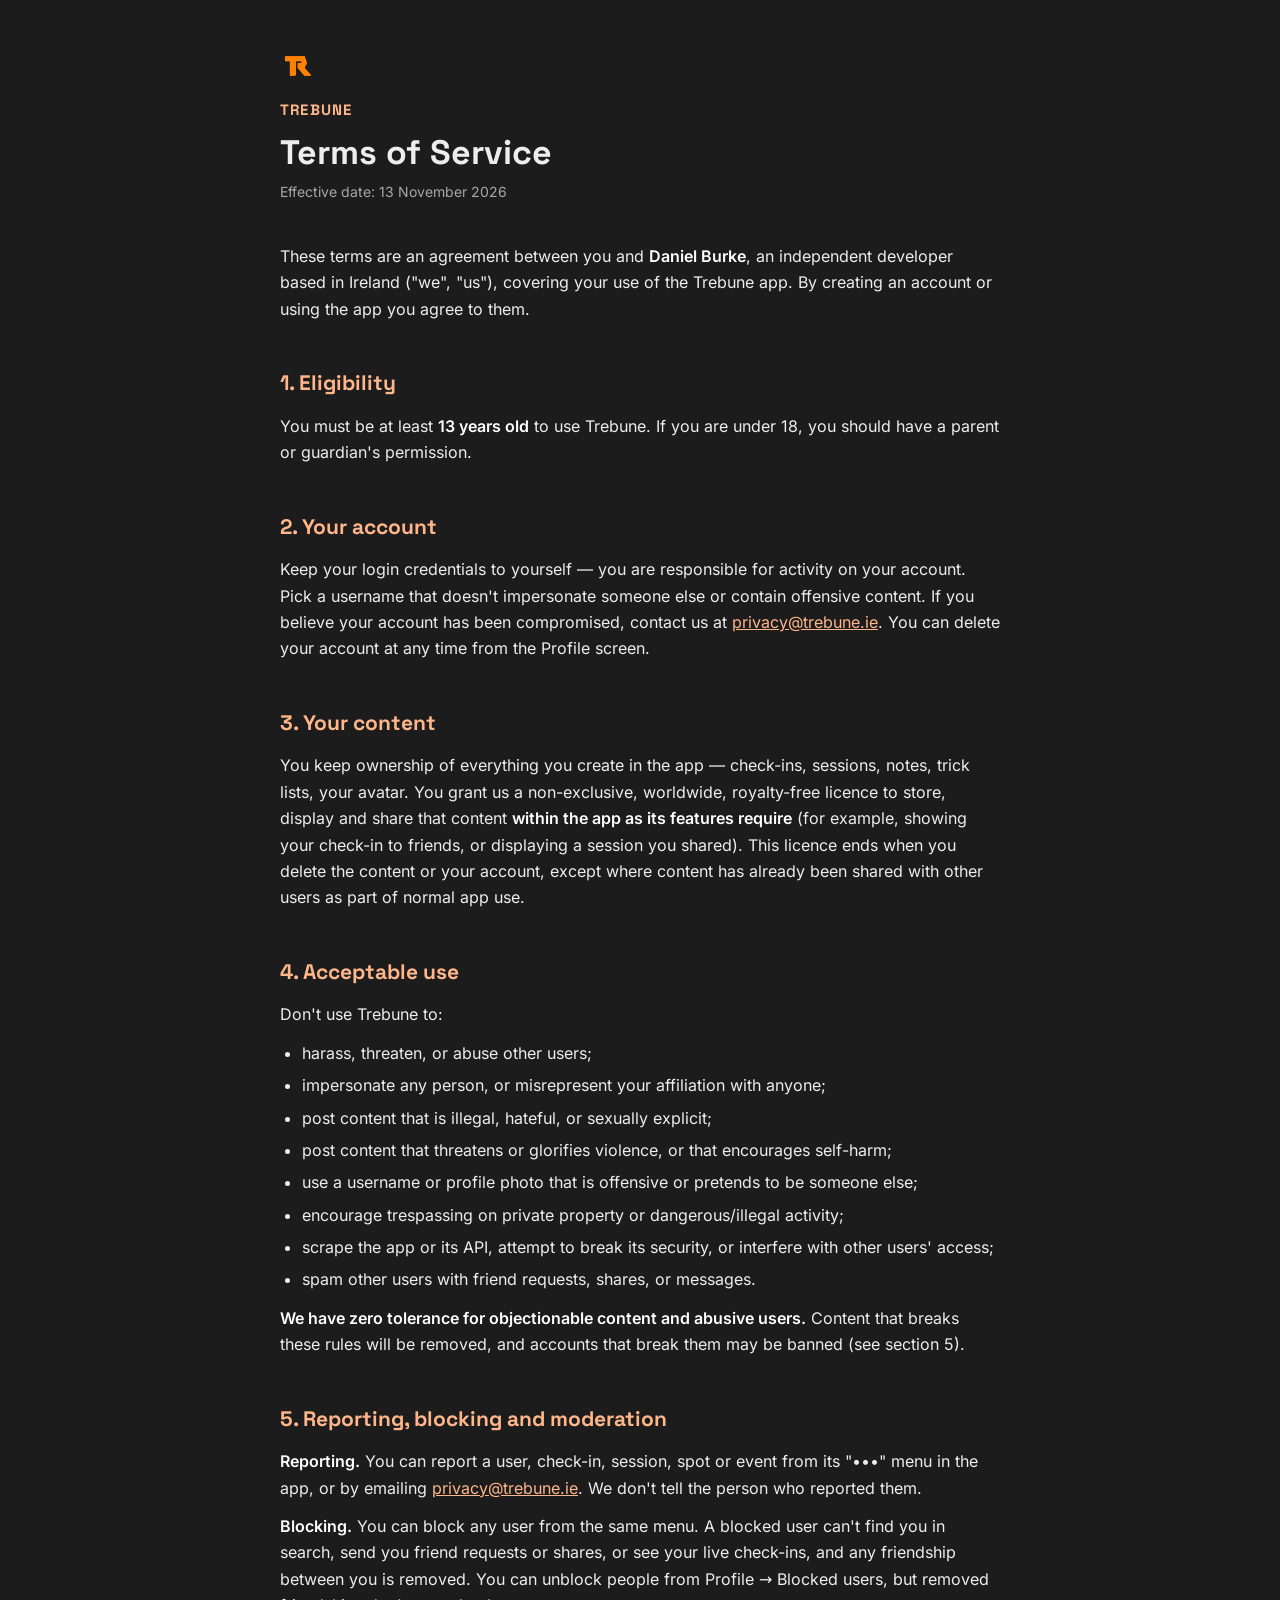
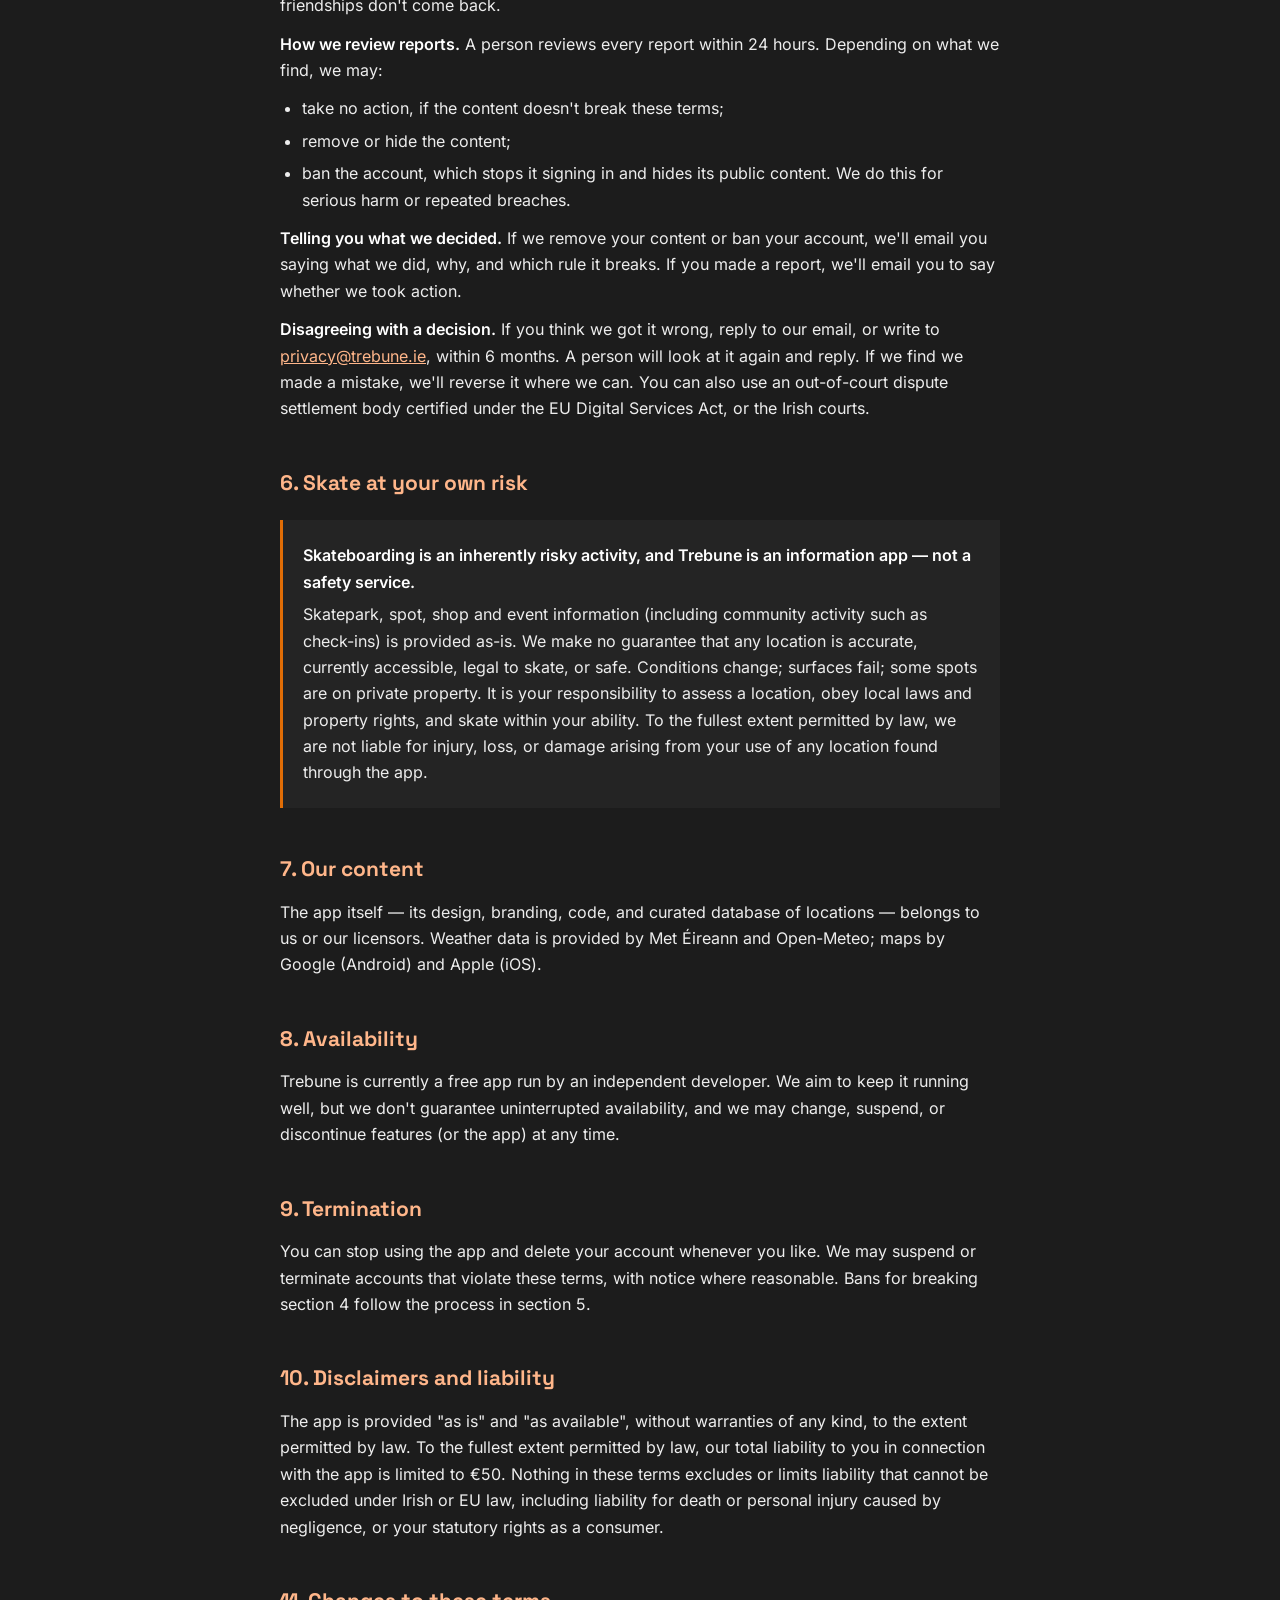
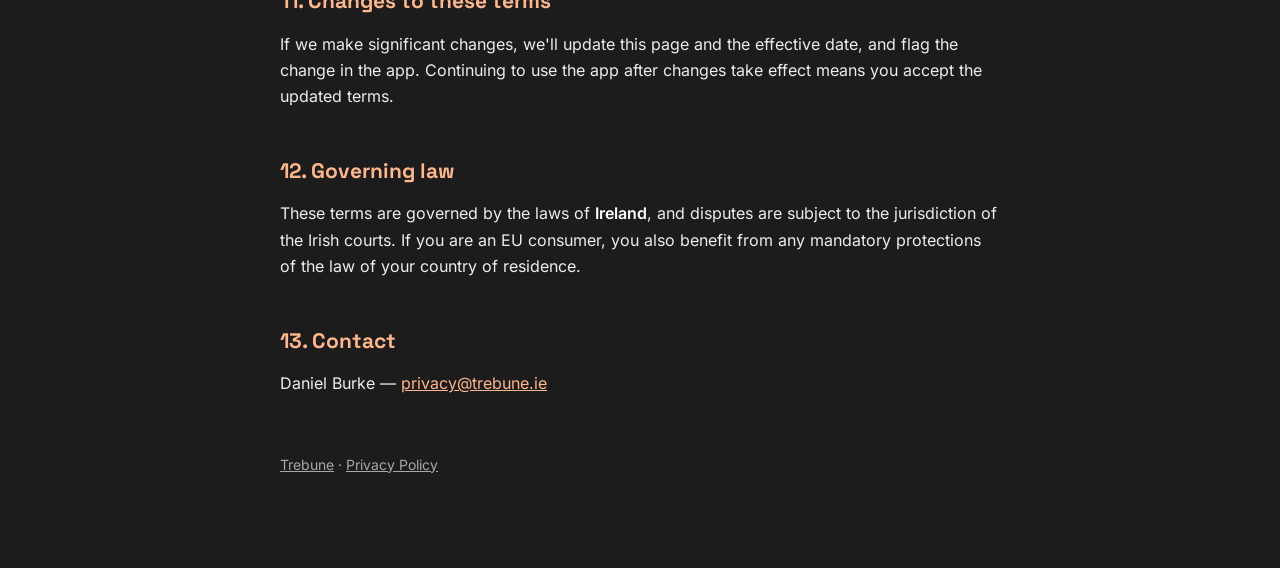
<file: terms.html>
<!DOCTYPE html>
<html lang="en">
<head>
<meta charset="utf-8">
<meta name="viewport" content="width=device-width, initial-scale=1">
<title>Terms of Service — Trebune</title>
<meta name="description" content="Terms of Service for the Trebune app.">
<link rel="icon" type="image/png" href="logo.png">
<style>
  /* Self-hosted fonts: no requests to other servers. */
  @font-face{font-family:'Space Grotesk';src:url('assets/fonts/space-grotesk-latin.woff2') format('woff2');font-weight:300 700;font-display:swap;}
  @font-face{font-family:'Inter';src:url('assets/fonts/inter-latin.woff2') format('woff2');font-weight:100 900;font-display:swap;}
  :root{
    --bg:#1C1C1C; --surface:#242424; --surface-high:#2E2E2E;
    --text:#EDEDED; --muted:#A8A8A8;
    --primary:#ffb68a; --accent:#E06D06; --teal:#8FB3B5;
  }
  *{margin:0;padding:0;box-sizing:border-box;border-radius:0 !important;}
  body{background:var(--bg);color:var(--text);font-family:Inter,system-ui,sans-serif;line-height:1.65;font-size:16px;}
  .wrap{max-width:760px;margin:0 auto;padding:48px 20px 80px;}
  header{margin-bottom:40px;}
  .logo{width:36px;height:36px;display:block;margin-bottom:14px;}
  .brand{font-family:'Space Grotesk',sans-serif;font-weight:700;color:var(--primary);font-size:15px;letter-spacing:.08em;text-transform:uppercase;}
  .brand a{color:var(--primary);text-decoration:none;}
  h1{font-family:'Space Grotesk',sans-serif;font-weight:700;font-size:34px;line-height:1.15;margin-top:10px;}
  .effective{color:var(--muted);margin-top:8px;font-size:14px;}
  h2{font-family:'Space Grotesk',sans-serif;font-weight:700;font-size:21px;color:var(--primary);margin:44px 0 12px;}
  p{margin:12px 0;}
  ul{margin:12px 0 12px 22px;}
  li{margin:6px 0;}
  strong{font-weight:600;color:#fff;}
  a{color:var(--primary);}
  .callout{background:var(--surface);padding:16px 20px;margin:20px 0;border-left:3px solid var(--accent);}
  .callout p{margin:6px 0;}
  footer{margin-top:56px;color:var(--muted);font-size:14px;}
  footer a{color:var(--muted);}
</style>
</head>
<body>
<div class="wrap">
<header>
  <img class="logo" src="logo.png" alt="Trebune logo">
  <div class="brand"><a href="index.html">Trebune</a></div>
  <h1>Terms of Service</h1>
  <p class="effective">Effective date: 13 November 2026</p>
</header>

<p>These terms are an agreement between you and <strong>Daniel Burke</strong>, an independent developer based in Ireland ("we", "us"), covering your use of the Trebune app. By creating an account or using the app you agree to them.</p>

<h2>1. Eligibility</h2>
<p>You must be at least <strong>13 years old</strong> to use Trebune. If you are under 18, you should have a parent or guardian's permission.</p>

<h2>2. Your account</h2>
<p>Keep your login credentials to yourself — you are responsible for activity on your account. Pick a username that doesn't impersonate someone else or contain offensive content. If you believe your account has been compromised, contact us at <a href="mailto:privacy@trebune.ie">privacy@trebune.ie</a>. You can delete your account at any time from the Profile screen.</p>

<h2>3. Your content</h2>
<p>You keep ownership of everything you create in the app — check-ins, sessions, notes, trick lists, your avatar. You grant us a non-exclusive, worldwide, royalty-free licence to store, display and share that content <strong>within the app as its features require</strong> (for example, showing your check-in to friends, or displaying a session you shared). This licence ends when you delete the content or your account, except where content has already been shared with other users as part of normal app use.</p>

<h2>4. Acceptable use</h2>
<p>Don't use Trebune to:</p>
<ul>
  <li>harass, threaten, or abuse other users;</li>
  <li>impersonate any person, or misrepresent your affiliation with anyone;</li>
  <li>post content that is illegal, hateful, or sexually explicit;</li>
  <li>post content that threatens or glorifies violence, or that encourages self-harm;</li>
  <li>use a username or profile photo that is offensive or pretends to be someone else;</li>
  <li>encourage trespassing on private property or dangerous/illegal activity;</li>
  <li>scrape the app or its API, attempt to break its security, or interfere with other users' access;</li>
  <li>spam other users with friend requests, shares, or messages.</li>
</ul>
<p><strong>We have zero tolerance for objectionable content and abusive users.</strong> Content that breaks these rules will be removed, and accounts that break them may be banned (see section 5).</p>

<h2>5. Reporting, blocking and moderation</h2>
<p><strong>Reporting.</strong> You can report a user, check-in, session, spot or event from its "•••" menu in the app, or by emailing <a href="mailto:privacy@trebune.ie">privacy@trebune.ie</a>. We don't tell the person who reported them.</p>
<p><strong>Blocking.</strong> You can block any user from the same menu. A blocked user can't find you in search, send you friend requests or shares, or see your live check-ins, and any friendship between you is removed. You can unblock people from Profile → Blocked users, but removed friendships don't come back.</p>
<p><strong>How we review reports.</strong> A person reviews every report within 24 hours. Depending on what we find, we may:</p>
<ul>
  <li>take no action, if the content doesn't break these terms;</li>
  <li>remove or hide the content;</li>
  <li>ban the account, which stops it signing in and hides its public content. We do this for serious harm or repeated breaches.</li>
</ul>
<p><strong>Telling you what we decided.</strong> If we remove your content or ban your account, we'll email you saying what we did, why, and which rule it breaks. If you made a report, we'll email you to say whether we took action.</p>
<p><strong>Disagreeing with a decision.</strong> If you think we got it wrong, reply to our email, or write to <a href="mailto:privacy@trebune.ie">privacy@trebune.ie</a>, within 6 months. A person will look at it again and reply. If we find we made a mistake, we'll reverse it where we can. You can also use an out-of-court dispute settlement body certified under the EU Digital Services Act, or the Irish courts.</p>

<h2>6. Skate at your own risk</h2>
<div class="callout">
  <p><strong>Skateboarding is an inherently risky activity, and Trebune is an information app — not a safety service.</strong></p>
  <p>Skatepark, spot, shop and event information (including community activity such as check-ins) is provided as-is. We make no guarantee that any location is accurate, currently accessible, legal to skate, or safe. Conditions change; surfaces fail; some spots are on private property. It is your responsibility to assess a location, obey local laws and property rights, and skate within your ability. To the fullest extent permitted by law, we are not liable for injury, loss, or damage arising from your use of any location found through the app.</p>
</div>

<h2>7. Our content</h2>
<p>The app itself — its design, branding, code, and curated database of locations — belongs to us or our licensors. Weather data is provided by Met Éireann and Open-Meteo; maps by Google (Android) and Apple (iOS).</p>

<h2>8. Availability</h2>
<p>Trebune is currently a free app run by an independent developer. We aim to keep it running well, but we don't guarantee uninterrupted availability, and we may change, suspend, or discontinue features (or the app) at any time.</p>

<h2>9. Termination</h2>
<p>You can stop using the app and delete your account whenever you like. We may suspend or terminate accounts that violate these terms, with notice where reasonable. Bans for breaking section 4 follow the process in section 5.</p>

<h2>10. Disclaimers and liability</h2>
<p>The app is provided "as is" and "as available", without warranties of any kind, to the extent permitted by law. To the fullest extent permitted by law, our total liability to you in connection with the app is limited to €50. Nothing in these terms excludes or limits liability that cannot be excluded under Irish or EU law, including liability for death or personal injury caused by negligence, or your statutory rights as a consumer.</p>

<h2>11. Changes to these terms</h2>
<p>If we make significant changes, we'll update this page and the effective date, and flag the change in the app. Continuing to use the app after changes take effect means you accept the updated terms.</p>

<h2>12. Governing law</h2>
<p>These terms are governed by the laws of <strong>Ireland</strong>, and disputes are subject to the jurisdiction of the Irish courts. If you are an EU consumer, you also benefit from any mandatory protections of the law of your country of residence.</p>

<h2>13. Contact</h2>
<p>Daniel Burke — <a href="mailto:privacy@trebune.ie">privacy@trebune.ie</a></p>

<footer>
  <p><a href="index.html">Trebune</a> · <a href="privacy.html">Privacy Policy</a></p>
</footer>
</div>
</body>
</html>
</file>
<file: styles.css>
/* Trebune site: "Asphalt and Rust", dark first. Tokens match the app (tailwind.config.js). */

@font-face {
  font-family: 'Space Grotesk';
  src: url('assets/fonts/space-grotesk-latin.woff2') format('woff2');
  font-weight: 300 700;
  font-display: swap;
}
@font-face {
  font-family: 'Inter';
  src: url('assets/fonts/inter-latin.woff2') format('woff2');
  font-weight: 100 900;
  font-display: swap;
}

:root {
  --bg: #131313;
  --bg-lowest: #0e0e0e;
  --surface: #1a1a1a;
  --surface-2: #222222;
  --surface-3: #2a2a2a;
  --surface-4: #353534;
  --text: #F2F2F2;
  --muted: #b6b5b5;
  --dim: #8a8a8a;
  --primary: #ffb68a;
  --primary-deep: #e4700c;
  --on-primary: #522300;
  --atlantic: #8FB3B5;
  --atlantic-bg: #1E2E2F;
  --on-atlantic: #DDEBEC;
  --head: 'Space Grotesk', 'Inter', system-ui, sans-serif;
  --body: 'Inter', system-ui, -apple-system, 'Segoe UI', sans-serif;
  --gutter: clamp(16px, 4vw, 40px);
  --max: 1120px;
  --ease-out: cubic-bezier(0.2, 0.7, 0.2, 1);
}

*, *::before, *::after { box-sizing: border-box; border-radius: 0 !important; }
html { -webkit-text-size-adjust: 100%; scroll-behavior: smooth; }
/* Anchor jumps land below the sticky header (64px), not under it. */
[id] { scroll-margin-top: 64px; }
body {
  margin: 0;
  background: var(--bg);
  color: var(--text);
  font-family: var(--body);
  font-size: 17px;
  line-height: 1.6;
  overflow-x: hidden;
}
img { max-width: 100%; display: block; }
a { color: var(--primary); }
h1, h2, h3 { font-family: var(--head); font-weight: 700; letter-spacing: -0.03em; margin: 0; text-wrap: balance; }
p { margin: 0; }

.wrap { max-width: var(--max); margin: 0 auto; padding: 0 var(--gutter); }

.label {
  font-family: var(--body);
  font-size: 12px;
  font-weight: 600;
  letter-spacing: 0.14em;
  text-transform: uppercase;
  color: var(--muted);
}

/* ---------- header ---------- */
.site-header {
  position: sticky; top: 0; z-index: 10;
  background: rgba(19, 19, 19, 0.92);
  backdrop-filter: blur(8px);
  -webkit-backdrop-filter: blur(8px);
  border-bottom: 1px solid var(--surface-3);
}
.site-header .wrap { display: flex; align-items: center; justify-content: space-between; height: 64px; gap: 16px; }
.brand { display: flex; align-items: center; gap: 10px; text-decoration: none; color: var(--text); }
.brand img { width: 30px; height: 30px; }
.brand span { font-family: var(--head); font-weight: 700; font-size: 19px; letter-spacing: 0.1em; text-transform: uppercase; }
.nav { display: flex; align-items: center; gap: 28px; }
.nav a { position: relative; color: var(--muted); text-decoration: none; transition: color 0.15s; font-size: 13px; font-weight: 600; letter-spacing: 0.12em; text-transform: uppercase; }
.nav a:hover { color: var(--text); }
.nav .btn { color: var(--on-primary); }

/* ---------- buttons ---------- */
.btn {
  display: inline-flex; align-items: center; gap: 10px;
  padding: 14px 22px;
  font-family: var(--head); font-weight: 700; font-size: 14px;
  letter-spacing: 0.12em; text-transform: uppercase; text-decoration: none;
  background: var(--primary-deep); color: #fff;
  border: 0; cursor: pointer;
  transition: background 0.15s, transform 0.18s var(--ease-out), box-shadow 0.18s var(--ease-out);
}
.btn:hover { background: #f07c14; }
.btn-sm { padding: 10px 16px; font-size: 12px; background: var(--primary); color: var(--on-primary); }
.btn-sm:hover { background: #ffc6a1; }
.btn-atlantic { background: transparent; color: var(--atlantic); box-shadow: inset 0 0 0 2px var(--atlantic); }
.btn-atlantic:hover { background: var(--atlantic-bg); }

/* Store badges: same footprint as the official ones, so the real artwork drops in later. */
.stores { display: flex; flex-wrap: wrap; gap: 12px; }
.store {
  display: flex; align-items: center; gap: 12px;
  min-width: 180px; height: 56px; padding: 0 18px;
  background: var(--bg-lowest); color: var(--text); text-decoration: none;
  box-shadow: inset 0 0 0 1px var(--surface-4);
}
.store svg { width: 24px; height: 24px; flex-shrink: 0; fill: var(--text); }
.store small { display: block; font-size: 10px; letter-spacing: 0.14em; text-transform: uppercase; color: var(--primary); font-weight: 600; line-height: 1.3; }
.store b { display: block; font-family: var(--head); font-size: 17px; font-weight: 700; line-height: 1.2; letter-spacing: -0.01em; }
.store[aria-disabled="true"] { cursor: default; }

/* ---------- hero ---------- */
.hero { position: relative; overflow: hidden; border-bottom: 6px solid var(--primary-deep); }
.hero::before {
  content: ""; position: absolute; inset: 0; pointer-events: none; opacity: 0.05;
  background-image: radial-gradient(circle at 1px 1px, #fff 1px, transparent 0);
  background-size: 4px 4px;
}
.hero .wrap {
  position: relative;
  display: grid; grid-template-columns: 1.7fr 1fr; gap: 48px; align-items: center;
  padding-top: 72px; padding-bottom: 80px;
}
.hero .label { color: var(--primary); }
.hero h1 {
  margin-top: 18px;
  font-size: clamp(44px, 6.4vw, 84px);
  line-height: 0.92;
  text-transform: uppercase;
  letter-spacing: -0.045em;
}
.hero h1 em { font-style: normal; color: var(--primary); }
.hero .lede { margin-top: 26px; max-width: 34em; color: var(--muted); font-size: 19px; }
.hero .stores { margin-top: 34px; }
.hero .note { margin-top: 14px; font-size: 14px; color: var(--dim); }

/* ---------- phone frame + screenshot slot ---------- */
.phone {
  position: relative;
  width: 100%; max-width: 300px; margin: 0 auto;
  aspect-ratio: 828 / 1792;
  background: var(--bg-lowest);
  box-shadow: 0 0 0 10px #050505, 0 0 0 11px var(--surface-4);
  overflow: hidden;
}
.phone > img { position: absolute; inset: 0; width: 100%; height: 100%; object-fit: cover; z-index: 1; }
/* Shown when there's no screenshot yet (the img removes itself if the file is missing). */
.phone .slot {
  position: absolute; inset: 0;
  display: flex; flex-direction: column; justify-content: space-between;
  padding: 28px 22px;
  background:
    linear-gradient(45deg, rgba(255,182,138,0.10), rgba(228,112,12,0.02) 60%),
    var(--surface);
}
.phone .slot .num { font-family: var(--head); font-weight: 700; font-size: 120px; line-height: 0.8; color: transparent; -webkit-text-stroke: 2px var(--primary-deep); letter-spacing: -0.06em; }
.phone .slot .word { font-family: var(--head); font-weight: 700; font-size: 34px; line-height: 0.95; text-transform: uppercase; letter-spacing: -0.03em; }
.phone .slot .mark { width: 56px; height: 56px; }
.phone .slot::after {
  content: ""; position: absolute; left: 0; right: 0; bottom: 0; height: 8px;
  background: linear-gradient(90deg, var(--primary), var(--primary-deep));
}
.hero .phone .slot .word { font-size: 42px; }
.phone.tilt { transform: rotate(3deg); }

/* ---------- features ---------- */
.features { padding: 96px 0 40px; }
.section-head { display: flex; align-items: baseline; justify-content: space-between; gap: 24px; flex-wrap: wrap; margin-bottom: 56px; }
.section-head h2 { font-size: clamp(32px, 4.6vw, 56px); text-transform: uppercase; line-height: 0.95; }
.section-head p { color: var(--muted); max-width: 30em; }

.feature {
  display: grid; grid-template-columns: 1fr 1fr; gap: 56px; align-items: center;
  padding: 56px 0;
  border-top: 1px solid var(--surface-3);
}
.feature:nth-of-type(even) .feature-media { order: -1; }
.feature .phone { max-width: 250px; }
.feature .num { font-family: var(--head); font-weight: 700; font-size: 15px; color: var(--primary); letter-spacing: 0.1em; }
.feature.social .num { color: var(--atlantic); }
.feature h3 { margin-top: 10px; font-size: clamp(30px, 3.6vw, 46px); line-height: 0.98; text-transform: uppercase; }
.feature p { margin-top: 18px; color: var(--muted); max-width: 30em; }
.feature ul { margin: 22px 0 0; padding: 0; list-style: none; display: grid; gap: 10px; }
.feature li { position: relative; padding-left: 20px; font-size: 16px; }
.feature li::before { content: ""; position: absolute; left: 0; top: 0.62em; width: 8px; height: 8px; background: var(--primary-deep); }
.feature.social li::before { background: var(--atlantic); }
.feature li strong { font-weight: 600; color: var(--text); }

/* Weather panel: the app's three real states. */
.weather { display: grid; gap: 10px; max-width: 380px; margin: 0 auto; width: 100%; }
.wx {
  display: flex; align-items: center; justify-content: space-between; gap: 16px;
  padding: 18px 20px; background: var(--surface);
}
.wx .temp { font-family: var(--head); font-weight: 700; font-size: 30px; letter-spacing: -0.03em; }
.wx .chip { font-size: 12px; font-weight: 600; letter-spacing: 0.16em; padding: 6px 10px; }
.wx.send .chip { background: rgba(255,182,138,0.15); color: var(--primary); }
.wx.send { box-shadow: inset 4px 0 0 var(--primary); }
.wx.dry .chip { background: rgba(143,179,181,0.15); color: var(--atlantic); }
.wx.dry { box-shadow: inset 4px 0 0 var(--atlantic); }
.wx.rain .chip { background: rgba(143,179,181,0.08); color: var(--muted); }
.wx.rain { box-shadow: inset 4px 0 0 var(--surface-4); }
.wx .where { font-size: 13px; color: var(--dim); }

.also {
  margin-top: 8px; padding: 28px 0 0;
  border-top: 1px solid var(--surface-3);
  display: flex; flex-wrap: wrap; gap: 10px 14px; align-items: center;
}
.also .label { margin-right: 6px; }
.tag { font-size: 14px; font-weight: 600; padding: 7px 12px; background: var(--surface-2); color: var(--text); }

/* ---------- community ---------- */
.community { margin-top: 80px; background: var(--atlantic-bg); }
.community .wrap { display: grid; grid-template-columns: 1.4fr 1fr; gap: 40px; align-items: center; padding-top: 64px; padding-bottom: 64px; }
.community .label { color: var(--atlantic); }
.community h2 { margin-top: 12px; font-size: clamp(30px, 4.2vw, 52px); text-transform: uppercase; line-height: 0.95; color: var(--on-atlantic); }
.community p { margin-top: 16px; color: var(--on-atlantic); opacity: 0.8; max-width: 32em; }
.community .actions { justify-self: end; }

/* ---------- final CTA ---------- */
.cta { padding: 104px 0; text-align: left; }
.cta h2 { font-size: clamp(40px, 7vw, 96px); text-transform: uppercase; line-height: 0.9; letter-spacing: -0.045em; max-width: 11em; }
.cta h2 em { font-style: normal; color: var(--primary); }
.cta p { margin-top: 22px; color: var(--muted); max-width: 32em; }
.cta .stores { margin-top: 32px; }

/* ---------- footer ---------- */
.site-footer { background: var(--bg-lowest); border-top: 1px solid var(--surface-3); }
.site-footer .wrap { display: flex; flex-wrap: wrap; justify-content: space-between; gap: 24px; padding-top: 40px; padding-bottom: 48px; }
.site-footer nav { display: flex; flex-wrap: wrap; gap: 10px 28px; }
.site-footer a { position: relative; color: var(--muted); text-decoration: none; font-size: 15px; transition: color 0.15s; }
.site-footer a:hover { color: var(--text); }
.site-footer .fine { width: 100%; font-size: 13px; color: var(--dim); }

/* ---------- small screens ---------- */
@media (max-width: 860px) {
  .nav a:not(.btn) { display: none; }
  .hero .wrap { grid-template-columns: 1fr; gap: 56px; padding-top: 48px; padding-bottom: 64px; }
  .hero .phone { max-width: 240px; }
  .feature { grid-template-columns: 1fr; gap: 36px; padding: 44px 0; }
  .feature:nth-of-type(even) .feature-media { order: 0; }
  .feature .phone { max-width: 240px; }
  .community .wrap { grid-template-columns: 1fr; }
  .community .actions { justify-self: start; }
  .features { padding-top: 72px; }
  .cta { padding: 80px 0; }
}
@media (max-width: 420px) {
  .store { flex: 1 1 100%; }
  .hero .lede { font-size: 17px; }
}
/* ---------- motion ---------- */
/* Hard offset shadows, no blur: same sharp edges as the rest of the site. */

a:focus-visible, button:focus-visible { outline: 2px solid var(--primary); outline-offset: 3px; }

/* Link underline wipes in from the left, out to the right. */
.nav a:not(.btn)::after, .site-footer nav a::after {
  content: ""; position: absolute; left: 0; right: 0; bottom: -4px; height: 2px;
  background: var(--primary);
  transform: scaleX(0); transform-origin: right;
  transition: transform 0.25s var(--ease-out);
}
.nav a:not(.btn):hover::after, .site-footer nav a:hover::after { transform: scaleX(1); transform-origin: left; }

.brand img { transition: transform 0.35s var(--ease-out); }
.btn .arrow { display: inline-block; transition: transform 0.2s var(--ease-out); }
.tag { transition: background 0.15s, color 0.15s; }
.tag:hover { background: var(--surface-3); color: var(--primary); }
.store { transition: box-shadow 0.15s, transform 0.18s var(--ease-out); }

/* Movement only where there's a real pointer, so taps on phones don't leave things stuck "lifted". */
@media (hover: hover) {
  .btn:hover { transform: translate(-3px, -3px); box-shadow: 3px 3px 0 var(--primary); }
  .btn-sm:hover { transform: translate(-2px, -2px); box-shadow: 2px 2px 0 var(--primary-deep); }
  .btn-atlantic:hover { box-shadow: inset 0 0 0 2px var(--atlantic), 3px 3px 0 var(--atlantic); }
  .btn:active { transform: translate(0, 0); box-shadow: 0 0 0 transparent; transition-duration: 0.05s; }
  .btn-atlantic:active { box-shadow: inset 0 0 0 2px var(--atlantic); }
  .btn:hover .arrow { transform: translateX(5px); }

  .brand:hover img { transform: rotate(-14deg); }

  /* Ready for when the store links go live; disabled badges stay still. */
  .store:not([aria-disabled="true"]):hover { transform: translate(-3px, -3px); box-shadow: inset 0 0 0 1px var(--primary), 3px 3px 0 var(--primary-deep); }

  .phone { transition: transform 0.45s var(--ease-out); }
  .hero .phone.tilt:hover { transform: rotate(0deg) scale(1.02); }
  .feature:hover .phone { transform: translateY(-8px) rotate(-1.5deg); }

  .wx { transition: transform 0.2s var(--ease-out); }
  .wx:hover { transform: translateX(6px); }
}

/* Hero entrance. "backwards" fill so hover transforms still work once it's done. */
@keyframes rise { from { opacity: 0; transform: translateY(24px); } }
@keyframes drop-in { from { opacity: 0; transform: translateY(48px) rotate(-6deg); } to { transform: rotate(3deg); } }
.hero .wrap > div:first-child > * { animation: rise 0.7s var(--ease-out) backwards; }
.hero .wrap > div:first-child > :nth-child(2) { animation-delay: 0.1s; }
.hero .wrap > div:first-child > :nth-child(3) { animation-delay: 0.25s; }
.hero .wrap > div:first-child > :nth-child(4) { animation-delay: 0.35s; }
.hero .phone.tilt { animation: drop-in 0.9s var(--ease-out) 0.2s backwards; }

/* Scroll reveal. site.js adds .reveal, so nothing is hidden without JavaScript. */
.reveal {
  opacity: 0; transform: translateY(32px);
  transition: opacity 0.7s var(--ease-out), transform 0.7s var(--ease-out);
  transition-delay: var(--d, 0s);
}
.reveal.in { opacity: 1; transform: none; }

@media (prefers-reduced-motion: reduce) {
  html { scroll-behavior: auto; }
  *, *::before, *::after { animation: none !important; transition: none !important; }
  .reveal { opacity: 1; transform: none; }
}
</file>
